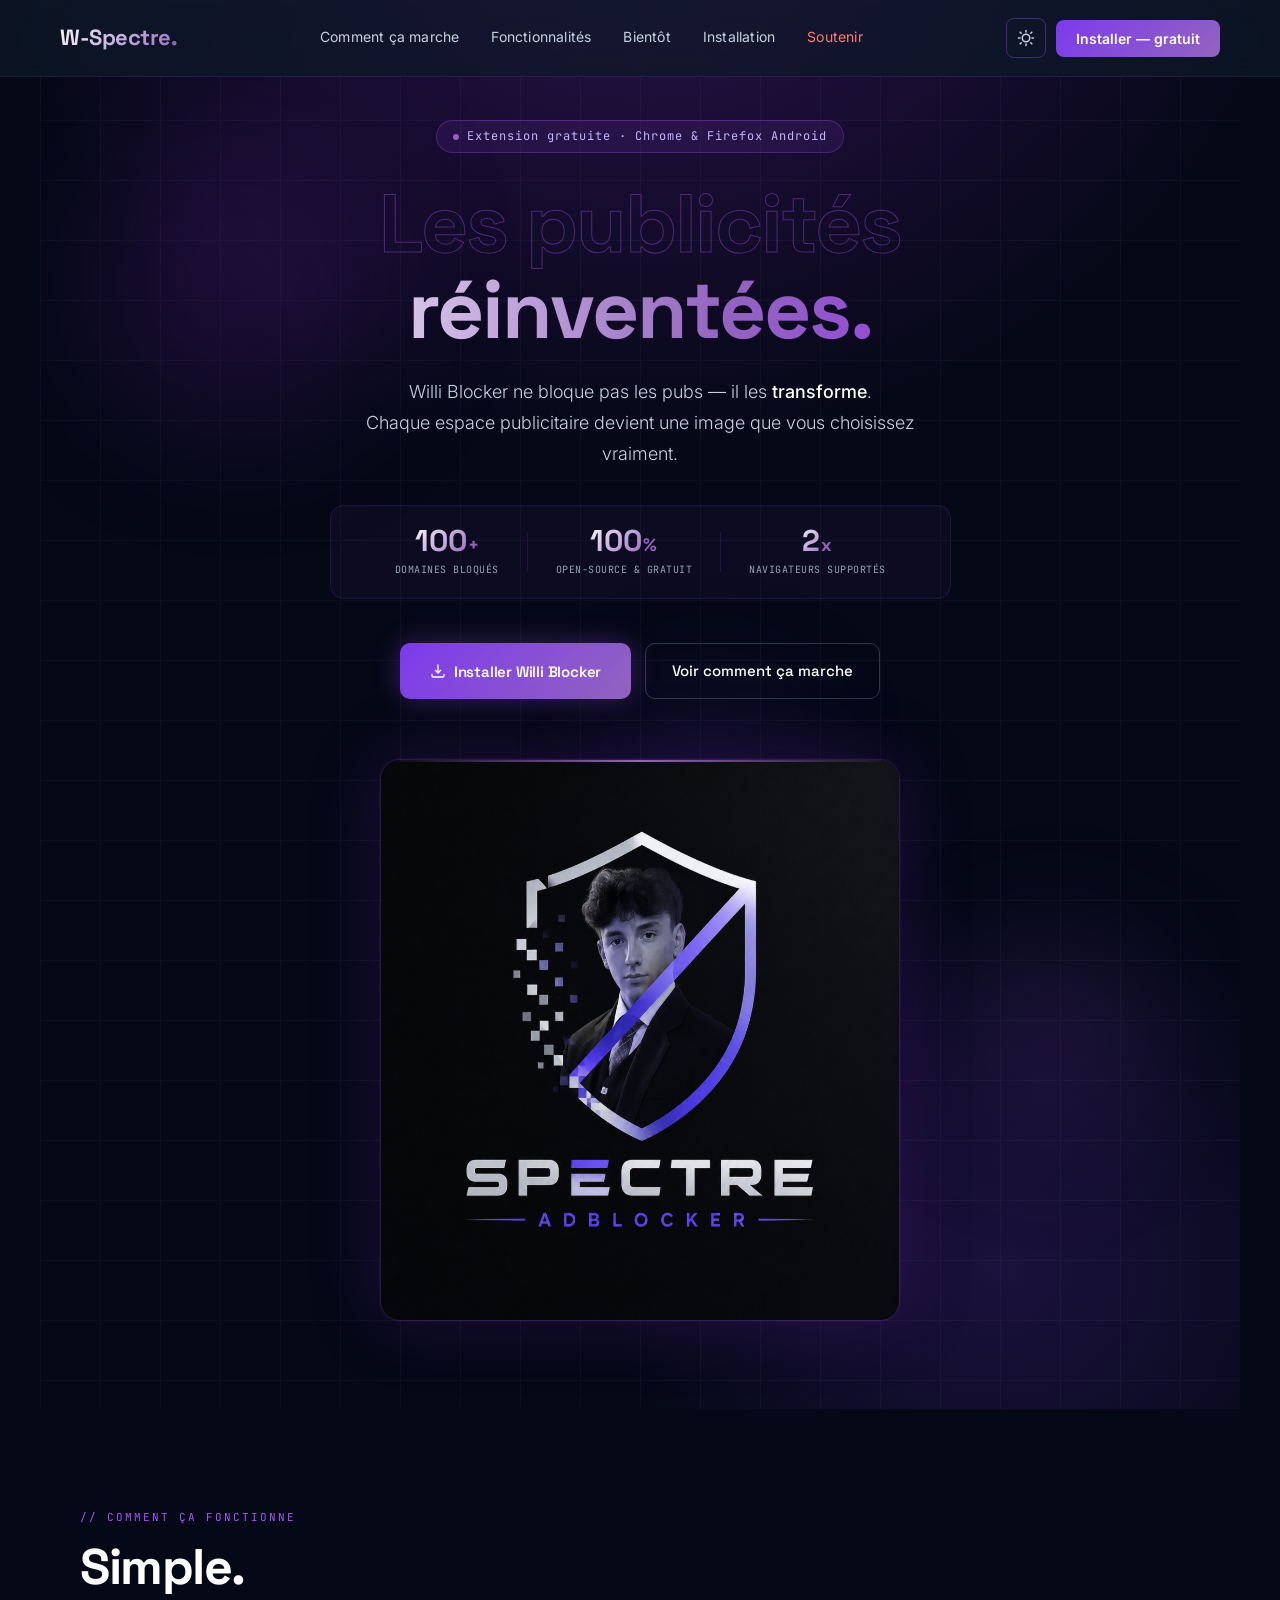
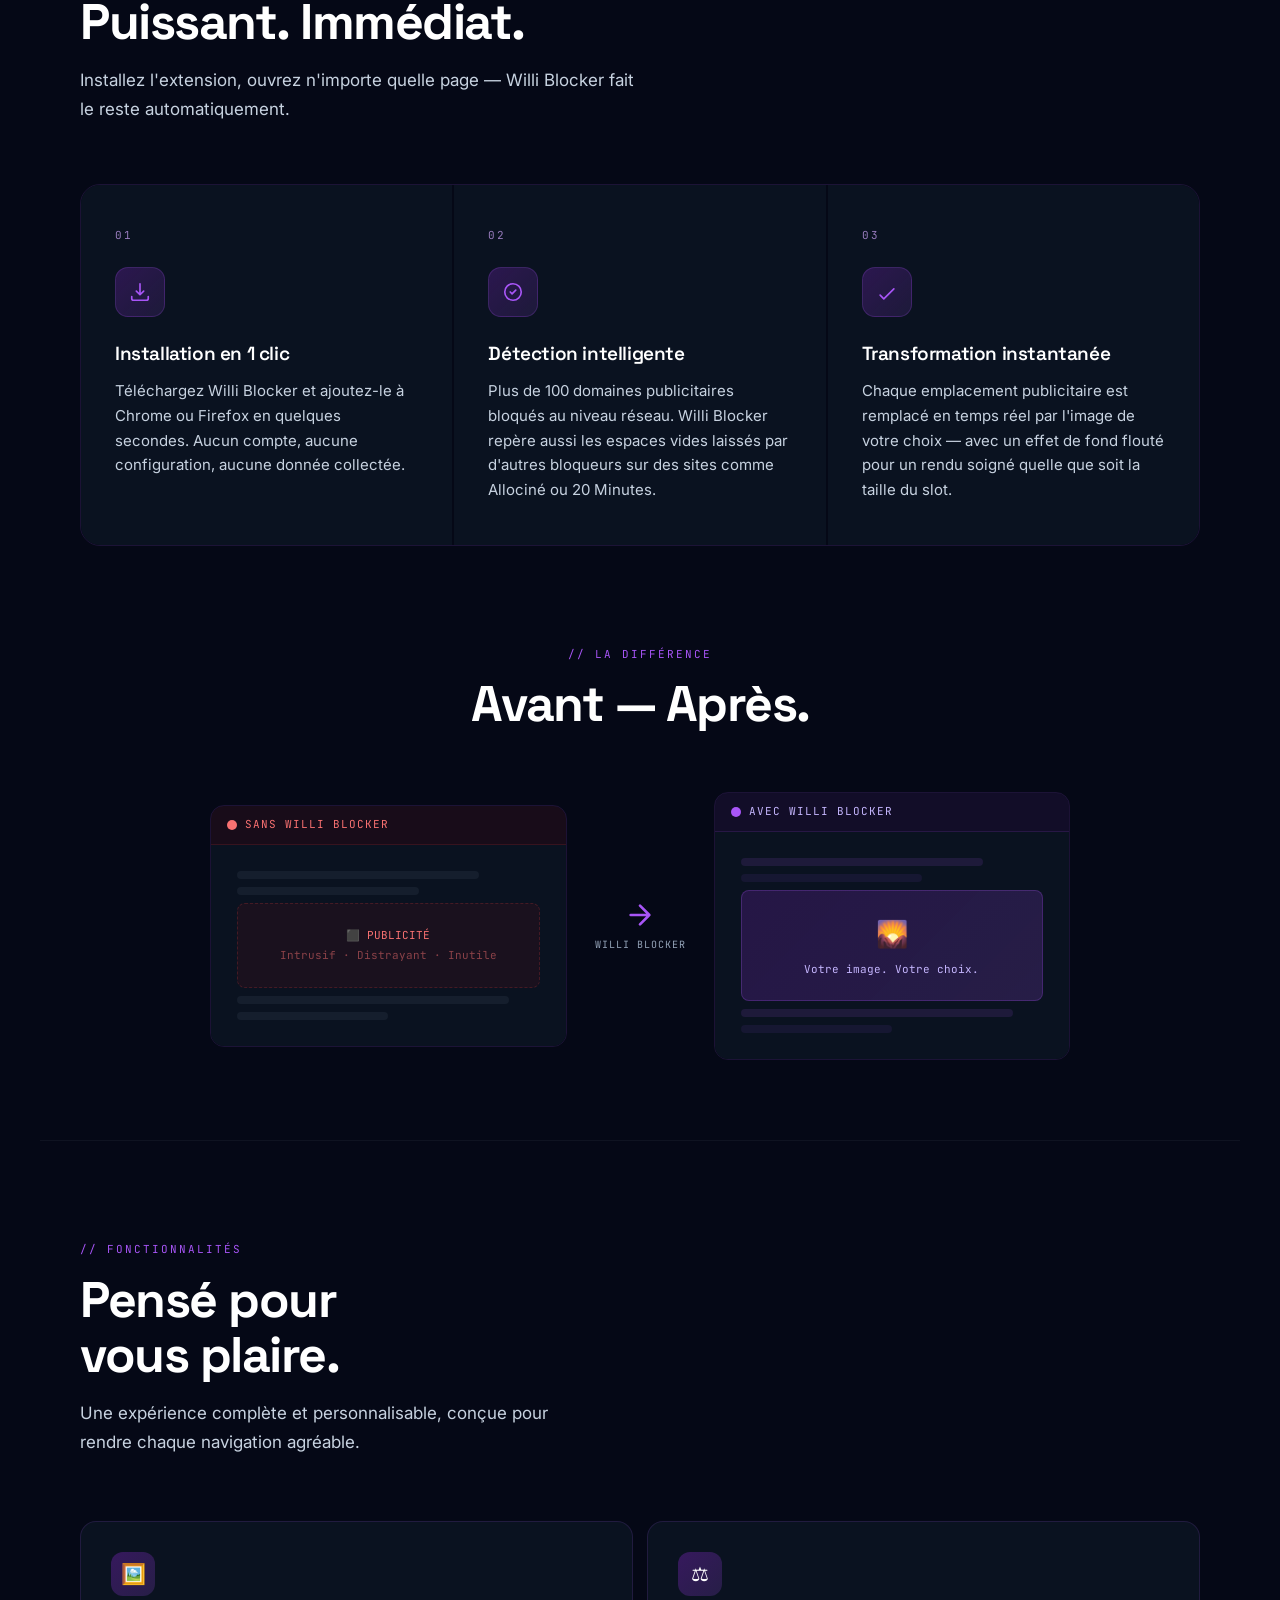
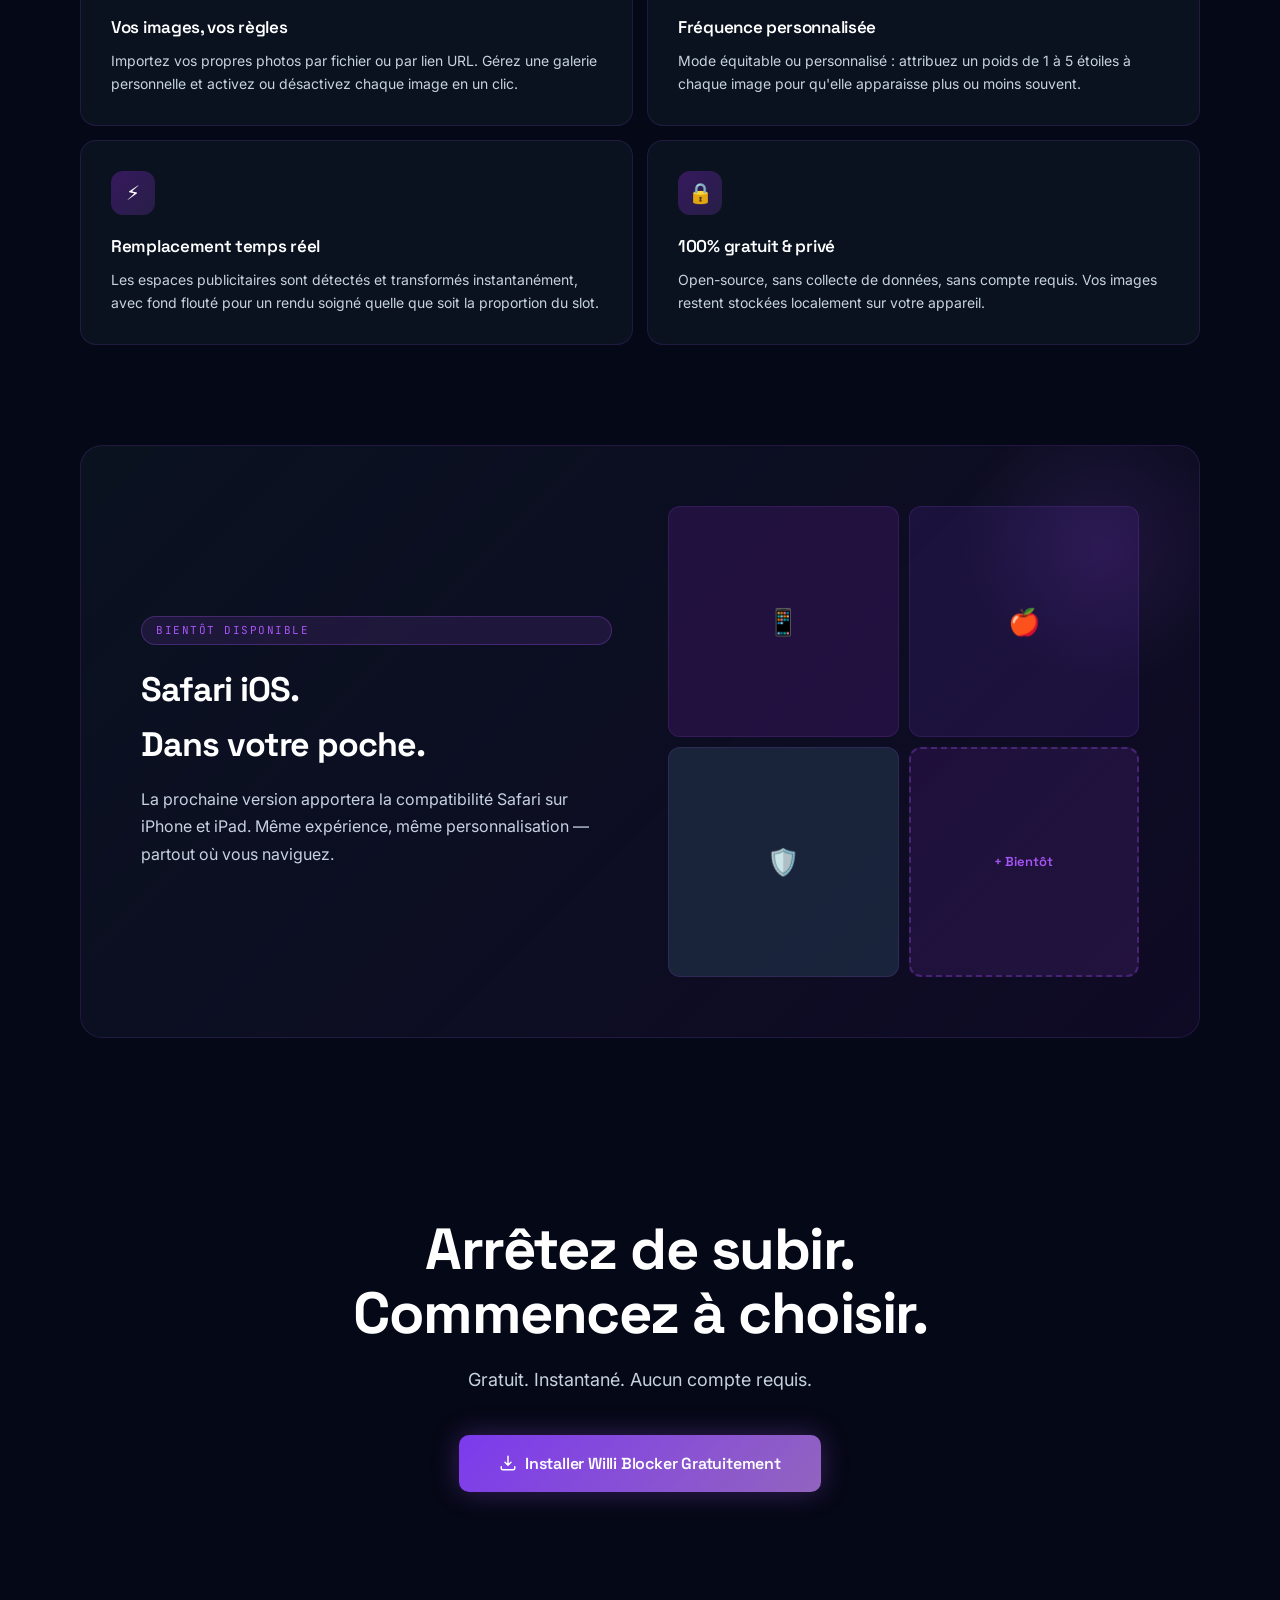
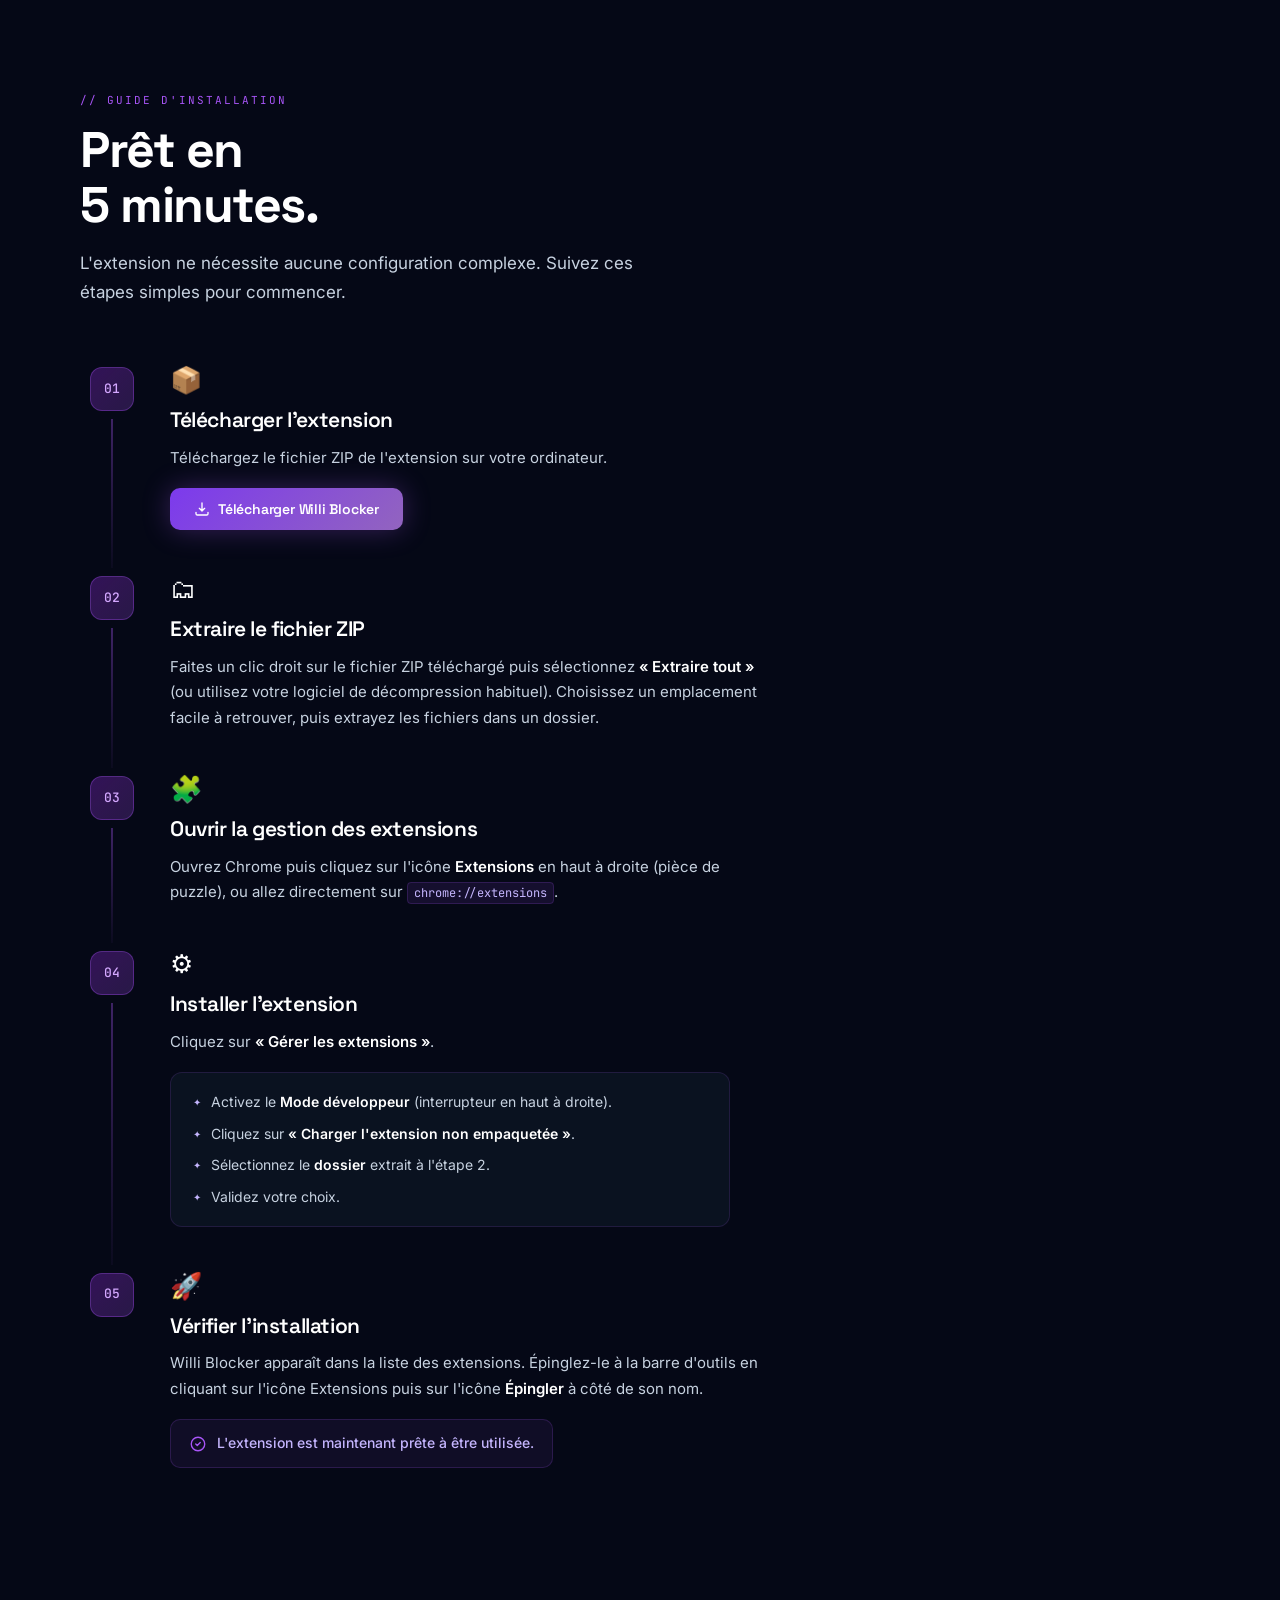
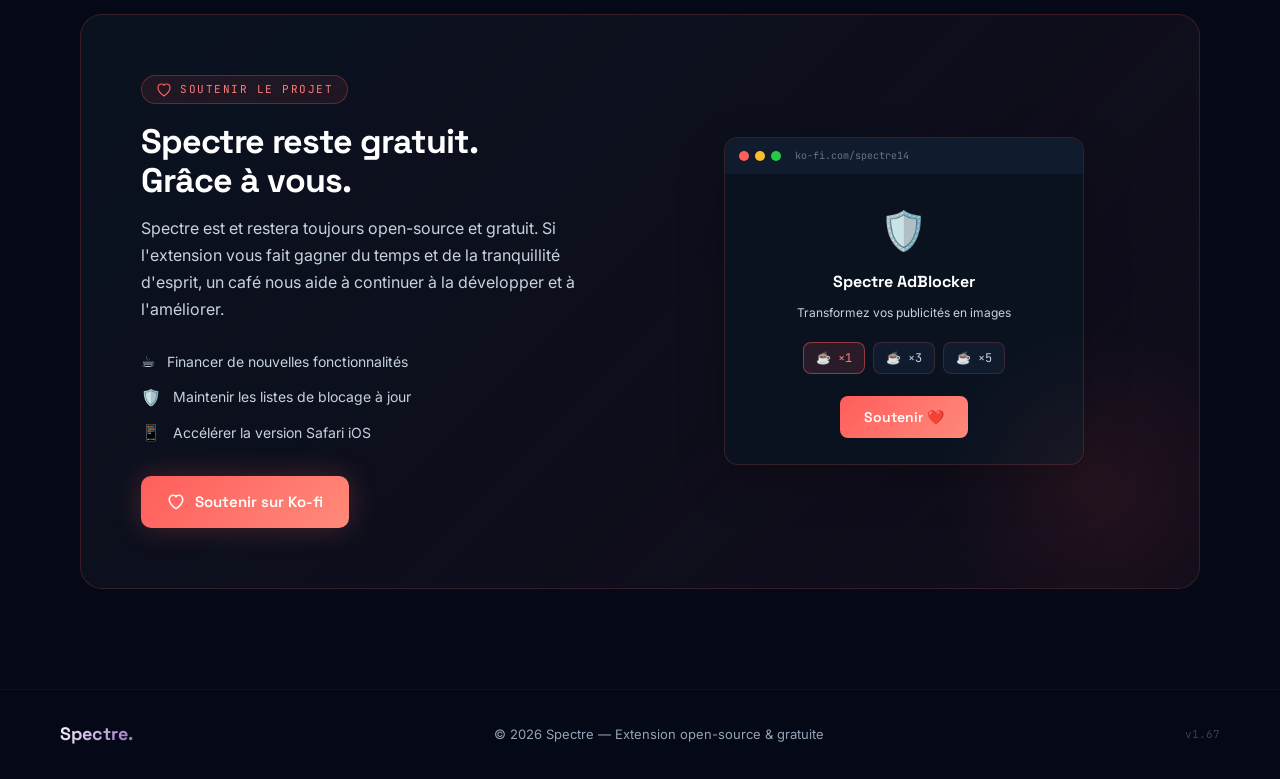
<file: Site Ad Block/index.html>
<!DOCTYPE html>
<html lang="fr">
<head>
  <meta charset="UTF-8" />
  <meta name="viewport" content="width=device-width, initial-scale=1.0" />
  <title>Willi Blocker — Transformez vos publicités</title>
  <meta name="description" content="Willi Blocker ne bloque pas les pubs — il les transforme. Chaque espace publicitaire devient une image que vous avez vraiment envie de voir." />

  <!-- Preconnect pour les polices -->
  <link rel="preconnect" href="https://fonts.googleapis.com" />
  <link rel="preconnect" href="https://fonts.gstatic.com" crossorigin />
  <link href="https://fonts.googleapis.com/css2?family=Space+Grotesk:wght@300;400;500;600;700&family=Inter:wght@300;400;500&family=JetBrains+Mono:wght@400;500&display=swap" rel="stylesheet" />

  <link rel="icon" href="logo_adblock.png" />
  <link rel="stylesheet" href="style.css" />

  <!-- Bloc de thème inline pour éviter le flash -->
  <script>
    (function(){
      var t = localStorage.getItem('spectre-theme');
      if(t === 'light') document.documentElement.setAttribute('data-theme','light');
    })();
  </script>
</head>
<body>

  <!-- NAV -->
  <nav id="nav" role="navigation" aria-label="Navigation principale">
    <a href="#hero" class="nav-logo" aria-label="Accueil W-Spectre">W-Spectre<span aria-hidden="true">.</span></a>
    <button class="nav-burger" id="navBurger" aria-label="Ouvrir le menu de navigation" aria-expanded="false" aria-controls="navMenu">
      <span></span><span></span><span></span>
    </button>
    <div class="nav-links" id="navMenu" role="list">
      <a href="#how" role="listitem">Comment ça marche</a>
      <a href="#features" role="listitem">Fonctionnalités</a>
      <a href="#upcoming" role="listitem">Bientôt</a>
      <a href="#installation" role="listitem">Installation</a>
      <a href="#support" role="listitem" class="nav-link-support">Soutenir</a>
    </div>
    <div class="nav-right">
      <button id="themeBtn" aria-label="Basculer le thème clair/sombre" aria-pressed="false">
        <svg class="icon-sun" width="18" height="18" viewBox="0 0 24 24" fill="none" aria-hidden="true"><circle cx="12" cy="12" r="5" stroke="currentColor" stroke-width="2"/><path d="M12 2v2M12 20v2M4.22 4.22l1.42 1.42M18.36 18.36l1.42 1.42M2 12h2M20 12h2M4.22 19.78l1.42-1.42M18.36 5.64l1.42-1.42" stroke="currentColor" stroke-width="2" stroke-linecap="round"/></svg>
        <svg class="icon-moon" width="18" height="18" viewBox="0 0 24 24" fill="none" aria-hidden="true"><path d="M21 12.79A9 9 0 1111.21 3 7 7 0 0021 12.79z" stroke="currentColor" stroke-width="2" stroke-linecap="round" stroke-linejoin="round"/></svg>
      </button>
      <button class="nav-cta" onclick="window.open('https://raw.githubusercontent.com/nathanboyer101/Spectre/main/Site%20Ad%20Block/ZIPs/Chrome%20Ad%20Block.zip','_blank')" aria-label="Installer Willi Blocker gratuitement">Installer — gratuit</button>
    </div>
  </nav>

  <!-- HERO -->
  <section id="hero" aria-labelledby="hero-heading">
    <div class="hero-bg" aria-hidden="true"></div>
    <div class="hero-grid" aria-hidden="true"></div>
    <div class="orb orb-1" aria-hidden="true"></div>
    <div class="orb orb-2" aria-hidden="true"></div>
    <div class="orb orb-3" aria-hidden="true"></div>

    <div class="hero-content">
      <div class="hero-badge" role="note">
        <span class="badge-dot" aria-hidden="true"></span>
        Extension gratuite &middot; Chrome &amp; Firefox Android
      </div>

      <h1 class="hero-title" id="hero-heading">
        <span class="line-ghost">Les publicités</span>
        <span class="line-bright">réinventées.</span>
      </h1>

      <p class="hero-sub">
        Willi Blocker ne bloque pas les pubs&nbsp;&mdash;&nbsp;il les <strong>transforme</strong>.<br/>
        Chaque espace publicitaire devient une image que vous choisissez vraiment.
      </p>

      <div class="hero-stats" id="hero-stats" role="list" aria-label="Statistiques clés">
        <div class="stat-item" role="listitem">
          <p class="stat-value"><span class="stat-num" data-target="100">0</span><span class="stat-unit" aria-hidden="true">+</span></p>
          <p class="stat-label">domaines bloqués</p>
        </div>
        <div class="stat-divider" aria-hidden="true"></div>
        <div class="stat-item" role="listitem">
          <p class="stat-value"><span class="stat-num" data-target="100">0</span><span class="stat-unit" aria-hidden="true">%</span></p>
          <p class="stat-label">open-source &amp; gratuit</p>
        </div>
        <div class="stat-divider" aria-hidden="true"></div>
        <div class="stat-item" role="listitem">
          <p class="stat-value"><span class="stat-num" data-target="2">0</span><span class="stat-unit" aria-hidden="true">x</span></p>
          <p class="stat-label">navigateurs supportés</p>
        </div>
      </div>

      <div class="hero-actions">
        <button class="btn-primary" onclick="window.open('https://raw.githubusercontent.com/nathanboyer101/Spectre/main/Site%20Ad%20Block/ZIPs/Chrome%20Ad%20Block.zip','_blank')" aria-label="Télécharger et installer Willi Blocker gratuitement">
          <svg width="16" height="16" fill="none" viewBox="0 0 24 24" aria-hidden="true"><path d="M12 3v12M8 11l4 4 4-4M3 17v2a2 2 0 002 2h14a2 2 0 002-2v-2" stroke="currentColor" stroke-width="2" stroke-linecap="round" stroke-linejoin="round"/></svg>
          Installer Willi Blocker
        </button>
        <a href="#how" class="btn-ghost">Voir comment ça marche</a>
      </div>

      <div class="hero-visual" aria-label="Logo Willi Blocker">
        <div class="scan-line" aria-hidden="true"></div>
        <img src="logo_adblock.png" alt="Logo Willi Blocker : buste de William derrière un bouclier transparent avec l'inscription Spectre ADBLOCKER" width="560" height="560" loading="eager" decoding="async" style="width:100%;display:block;border-radius:18px;" />
      </div>
    </div>
  </section>

  <!-- HOW IT WORKS -->
  <section id="how" aria-labelledby="how-heading">
    <div class="reveal">
      <div class="section-label" aria-hidden="true">// Comment ça fonctionne</div>
      <h2 class="section-title" id="how-heading">Simple.<br/>Puissant. Immédiat.</h2>
      <p class="section-sub">Installez l'extension, ouvrez n'importe quelle page — Willi Blocker fait le reste automatiquement.</p>
    </div>

    <div class="steps-row reveal" role="list">
      <div class="step" role="listitem">
        <div class="step-num" aria-hidden="true">01</div>
        <div class="step-icon" aria-hidden="true">
          <svg width="22" height="22" fill="none" viewBox="0 0 24 24"><path d="M12 3v12M8 11l4 4 4-4M3 17v2a2 2 0 002 2h14a2 2 0 002-2v-2" stroke="#A855F7" stroke-width="1.8" stroke-linecap="round" stroke-linejoin="round"/></svg>
        </div>
        <h3>Installation en 1 clic</h3>
        <p>Téléchargez Willi Blocker et ajoutez-le à Chrome ou Firefox en quelques secondes. Aucun compte, aucune configuration, aucune donnée collectée.</p>
      </div>
      <div class="step" role="listitem">
        <div class="step-num" aria-hidden="true">02</div>
        <div class="step-icon" aria-hidden="true">
          <svg width="22" height="22" fill="none" viewBox="0 0 24 24"><path d="M9 12l2 2 4-4M21 12a9 9 0 11-18 0 9 9 0 0118 0z" stroke="#A855F7" stroke-width="1.8" stroke-linecap="round" stroke-linejoin="round"/></svg>
        </div>
        <h3>Détection intelligente</h3>
        <p>Plus de 100 domaines publicitaires bloqués au niveau réseau. Willi Blocker repère aussi les espaces vides laissés par d'autres bloqueurs sur des sites comme Allociné ou 20 Minutes.</p>
      </div>
      <div class="step" role="listitem">
        <div class="step-num" aria-hidden="true">03</div>
        <div class="step-icon" aria-hidden="true">
          <svg width="22" height="22" fill="none" viewBox="0 0 24 24"><path d="M4.5 15.5l4 4 11-11" stroke="#A855F7" stroke-width="1.8" stroke-linecap="round" stroke-linejoin="round"/></svg>
        </div>
        <h3>Transformation instantanée</h3>
        <p>Chaque emplacement publicitaire est remplacé en temps réel par l'image de votre choix — avec un effet de fond flouté pour un rendu soigné quelle que soit la taille du slot.</p>
      </div>
    </div>
  </section>

  <!-- DEMO TRANSFORM -->
  <div id="demo-section" aria-labelledby="demo-heading">
    <div class="reveal" style="text-align:center">
      <div class="section-label" aria-hidden="true">// La différence</div>
      <h2 class="section-title" id="demo-heading">Avant — Après.</h2>
    </div>

    <div class="transform-demo reveal" role="img" aria-label="Comparaison visuelle : sans Willi Blocker, des publicités intrusives ; avec Willi Blocker, vos images personnelles à la place">
      <div class="demo-card">
        <div class="demo-label bad" aria-hidden="true">
          <svg width="10" height="10" viewBox="0 0 10 10"><circle cx="5" cy="5" r="5" fill="#F87171"/></svg>
          SANS WILLI BLOCKER
        </div>
        <div class="demo-body-bad" aria-hidden="true">
          <div class="page-line" style="width:80%"></div>
          <div class="page-line" style="width:60%"></div>
          <div class="ad-placeholder">⬛ PUBLICITÉ<br/><span>Intrusif &middot; Distrayant &middot; Inutile</span></div>
          <div class="page-line" style="width:90%"></div>
          <div class="page-line" style="width:50%"></div>
        </div>
      </div>

      <div class="arrow-transform" aria-hidden="true">
        <svg width="32" height="32" fill="none" viewBox="0 0 24 24"><path d="M5 12h14M12 5l7 7-7 7" stroke="#A855F7" stroke-width="2" stroke-linecap="round" stroke-linejoin="round"/></svg>
        <span class="arrow-label">WILLI BLOCKER</span>
      </div>

      <div class="demo-card">
        <div class="demo-label good" aria-hidden="true">
          <svg width="10" height="10" viewBox="0 0 10 10"><circle cx="5" cy="5" r="5" fill="#A855F7"/></svg>
          AVEC WILLI BLOCKER
        </div>
        <div class="demo-body-good" aria-hidden="true">
          <div class="page-line" style="width:80%;background:rgba(168,85,247,.12)"></div>
          <div class="page-line" style="width:60%;background:rgba(168,85,247,.08)"></div>
          <div class="spectre-fill">
            <div class="spectre-fill-icon">🌄</div>
            Votre image. Votre choix.
          </div>
          <div class="page-line" style="width:90%;background:rgba(168,85,247,.12)"></div>
          <div class="page-line" style="width:50%;background:rgba(168,85,247,.08)"></div>
        </div>
      </div>
    </div>
  </div>

  <!-- FEATURES -->
  <section id="features" aria-labelledby="features-heading">
    <div class="features-header reveal">
      <div>
        <div class="section-label" aria-hidden="true">// Fonctionnalités</div>
        <h2 class="section-title" id="features-heading">Pensé pour<br/>vous plaire.</h2>
        <p class="section-sub">Une expérience complète et personnalisable, conçue pour rendre chaque navigation agréable.</p>
      </div>
    </div>

    <div class="feat-grid reveal">
      <div class="feat-card">
        <div class="feat-icon" aria-hidden="true">🖼️</div>
        <h3>Vos images, vos règles</h3>
        <p>Importez vos propres photos par fichier ou par lien URL. Gérez une galerie personnelle et activez ou désactivez chaque image en un clic.</p>
      </div>
      <div class="feat-card">
        <div class="feat-icon" aria-hidden="true">⚖️</div>
        <h3>Fréquence personnalisée</h3>
        <p>Mode équitable ou personnalisé : attribuez un poids de 1 à 5 étoiles à chaque image pour qu'elle apparaisse plus ou moins souvent.</p>
      </div>
      <div class="feat-card">
        <div class="feat-icon" aria-hidden="true">⚡</div>
        <h3>Remplacement temps réel</h3>
        <p>Les espaces publicitaires sont détectés et transformés instantanément, avec fond flouté pour un rendu soigné quelle que soit la proportion du slot.</p>
      </div>
      <div class="feat-card">
        <div class="feat-icon" aria-hidden="true">🔒</div>
        <h3>100% gratuit &amp; privé</h3>
        <p>Open-source, sans collecte de données, sans compte requis. Vos images restent stockées localement sur votre appareil.</p>
      </div>
    </div>
  </section>

  <!-- UPCOMING -->
  <div id="upcoming" aria-labelledby="upcoming-heading">
    <div class="upcoming-card reveal">
      <div class="upcoming-text">
        <span class="tag-coming">BIENTÔT DISPONIBLE</span>
        <h2 id="upcoming-heading">Safari iOS.<br/>Dans votre poche.</h2>
        <p>La prochaine version apportera la compatibilité Safari sur iPhone et iPad. Même expérience, même personnalisation — partout où vous naviguez.</p>
      </div>
      <div class="mock-gallery" aria-hidden="true">
        <div class="mock-thumb">📱</div>
        <div class="mock-thumb">🍎</div>
        <div class="mock-thumb">🛡️</div>
        <div class="mock-thumb add-thumb">+ Bientôt</div>
      </div>
    </div>
  </div>

  <!-- CTA FINAL -->
  <div id="cta-final" class="reveal" aria-labelledby="cta-heading">
    <h2 id="cta-heading">Arrêtez de subir.<br/>Commencez à choisir.</h2>
    <p>Gratuit. Instantané. Aucun compte requis.</p>
    <button class="btn-primary btn-large" onclick="window.open('https://raw.githubusercontent.com/nathanboyer101/Spectre/main/Site%20Ad%20Block/ZIPs/Chrome%20Ad%20Block.zip','_blank')" aria-label="Installer Willi Blocker gratuitement">
      <svg width="18" height="18" fill="none" viewBox="0 0 24 24" aria-hidden="true"><path d="M12 3v12M8 11l4 4 4-4M3 17v2a2 2 0 002 2h14a2 2 0 002-2v-2" stroke="currentColor" stroke-width="2" stroke-linecap="round" stroke-linejoin="round"/></svg>
      Installer Willi Blocker Gratuitement
    </button>
  </div>

  <!-- INSTALLATION -->
  <section id="installation" aria-labelledby="install-heading">
    <div class="reveal">
      <div class="section-label" aria-hidden="true">// Guide d'installation</div>
      <h2 class="section-title" id="install-heading">Prêt en<br/>5 minutes.</h2>
      <p class="section-sub">L'extension ne nécessite aucune configuration complexe. Suivez ces étapes simples pour commencer.</p>
    </div>

    <ol class="install-steps reveal" aria-label="Étapes d'installation">
      <li class="install-step">
        <div class="install-marker" aria-hidden="true">
          <div class="install-num">01</div>
          <div class="install-line"></div>
        </div>
        <div class="install-content">
          <div class="install-icon" aria-hidden="true">📦</div>
          <h3>Télécharger l'extension</h3>
          <p>Téléchargez le fichier ZIP de l'extension sur votre ordinateur.</p>
          <button class="btn-primary" style="margin-top:18px;font-size:14px;padding:12px 24px;" onclick="window.open('https://raw.githubusercontent.com/nathanboyer101/Spectre/main/Site%20Ad%20Block/ZIPs/Chrome%20Ad%20Block.zip','_blank')" aria-label="Télécharger Willi Blocker — fichier ZIP">
            <svg width="16" height="16" fill="none" viewBox="0 0 24 24" aria-hidden="true"><path d="M12 3v12M8 11l4 4 4-4M3 17v2a2 2 0 002 2h14a2 2 0 002-2v-2" stroke="#fff" stroke-width="2" stroke-linecap="round" stroke-linejoin="round"/></svg>
            Télécharger Willi Blocker
          </button>
        </div>
      </li>

      <li class="install-step">
        <div class="install-marker" aria-hidden="true">
          <div class="install-num">02</div>
          <div class="install-line"></div>
        </div>
        <div class="install-content">
          <div class="install-icon" aria-hidden="true">🗂</div>
          <h3>Extraire le fichier ZIP</h3>
          <p>Faites un clic droit sur le fichier ZIP téléchargé puis sélectionnez <strong>« Extraire tout »</strong> (ou utilisez votre logiciel de décompression habituel). Choisissez un emplacement facile à retrouver, puis extrayez les fichiers dans un dossier.</p>
        </div>
      </li>

      <li class="install-step">
        <div class="install-marker" aria-hidden="true">
          <div class="install-num">03</div>
          <div class="install-line"></div>
        </div>
        <div class="install-content">
          <div class="install-icon" aria-hidden="true">🧩</div>
          <h3>Ouvrir la gestion des extensions</h3>
          <p>Ouvrez Chrome puis cliquez sur l'icône <strong>Extensions</strong> en haut à droite (pièce de puzzle), ou allez directement sur <code>chrome://extensions</code>.</p>
        </div>
      </li>

      <li class="install-step">
        <div class="install-marker" aria-hidden="true">
          <div class="install-num">04</div>
          <div class="install-line"></div>
        </div>
        <div class="install-content">
          <div class="install-icon" aria-hidden="true">⚙️</div>
          <h3>Installer l'extension</h3>
          <p>Cliquez sur <strong>« Gérer les extensions »</strong>.</p>
          <ul class="install-checklist" aria-label="Étapes de configuration">
            <li class="install-check">
              <span class="check-icon" aria-hidden="true">✦</span>
              <span>Activez le <strong>Mode développeur</strong> (interrupteur en haut à droite).</span>
            </li>
            <li class="install-check">
              <span class="check-icon" aria-hidden="true">✦</span>
              <span>Cliquez sur <strong>« Charger l'extension non empaquetée »</strong>.</span>
            </li>
            <li class="install-check">
              <span class="check-icon" aria-hidden="true">✦</span>
              <span>Sélectionnez le <strong>dossier</strong> extrait à l'étape 2.</span>
            </li>
            <li class="install-check">
              <span class="check-icon" aria-hidden="true">✦</span>
              <span>Validez votre choix.</span>
            </li>
          </ul>
        </div>
      </li>

      <li class="install-step install-step-last">
        <div class="install-marker" aria-hidden="true">
          <div class="install-num">05</div>
          <div class="install-line install-line-hidden"></div>
        </div>
        <div class="install-content">
          <div class="install-icon" aria-hidden="true">🚀</div>
          <h3>Vérifier l'installation</h3>
          <p>Willi Blocker apparaît dans la liste des extensions. Épinglez-le à la barre d'outils en cliquant sur l'icône Extensions puis sur l'icône <strong>Épingler</strong> à côté de son nom.</p>
          <div class="install-success" role="status">
            <svg width="18" height="18" fill="none" viewBox="0 0 24 24" aria-hidden="true"><path d="M9 12l2 2 4-4M21 12a9 9 0 11-18 0 9 9 0 0118 0z" stroke="#A855F7" stroke-width="1.8" stroke-linecap="round" stroke-linejoin="round"/></svg>
            L'extension est maintenant prête à être utilisée.
          </div>
        </div>
      </li>
    </ol>
  </section>

  <!-- KO-FI DONATION SECTION -->
  <div id="support" aria-labelledby="support-heading">
    <div class="support-card reveal">
      <div class="support-left">
        <div class="support-kofi-badge" aria-hidden="true">
          <svg width="16" height="16" fill="none" viewBox="0 0 24 24"><path d="M12 21C12 21 3 14.5 3 8.5C3 5.42 5.42 3 8.5 3C10.24 3 11.79 3.85 12 5C12.21 3.85 13.76 3 15.5 3C18.58 3 21 5.42 21 8.5C21 14.5 12 21 12 21Z" stroke="#FF5E5B" stroke-width="1.8" stroke-linejoin="round"/></svg>
          SOUTENIR LE PROJET
        </div>
        <h2 id="support-heading">Spectre reste gratuit.<br/>Grâce à vous.</h2>
        <p>Spectre est et restera toujours open-source et gratuit. Si l'extension vous fait gagner du temps et de la tranquillité d'esprit, un café nous aide à continuer à la développer et à l'améliorer.</p>
        <ul class="support-perks" aria-label="Ce que votre soutien finance">
          <li class="support-perk">
            <span class="perk-icon" aria-hidden="true">☕</span>
            <span>Financer de nouvelles fonctionnalités</span>
          </li>
          <li class="support-perk">
            <span class="perk-icon" aria-hidden="true">🛡️</span>
            <span>Maintenir les listes de blocage à jour</span>
          </li>
          <li class="support-perk">
            <span class="perk-icon" aria-hidden="true">📱</span>
            <span>Accélérer la version Safari iOS</span>
          </li>
        </ul>
        <a href="https://ko-fi.com/spectre14" target="_blank" rel="noopener noreferrer" class="kofi-btn" aria-label="Soutenir Spectre sur Ko-fi (ouvre un nouvel onglet)">
          <svg width="18" height="18" fill="none" viewBox="0 0 24 24" aria-hidden="true"><path d="M12 21C12 21 3 14.5 3 8.5C3 5.42 5.42 3 8.5 3C10.24 3 11.79 3.85 12 5C12.21 3.85 13.76 3 15.5 3C18.58 3 21 5.42 21 8.5C21 14.5 12 21 12 21Z" stroke="currentColor" stroke-width="2" stroke-linejoin="round"/></svg>
          Soutenir sur Ko-fi
        </a>
      </div>
      <div class="support-right" aria-hidden="true">
        <div class="kofi-mockup">
          <div class="kofi-top">
            <span class="kofi-dot" style="background:#FF5F57"></span>
            <span class="kofi-dot" style="background:#FFBD2E"></span>
            <span class="kofi-dot" style="background:#28CA41"></span>
            <span class="kofi-url">ko-fi.com/spectre14</span>
          </div>
          <div class="kofi-body">
            <div class="kofi-avatar">🛡️</div>
            <div class="kofi-name">Spectre AdBlocker</div>
            <div class="kofi-desc">Transformez vos publicités en images</div>
            <div class="kofi-amounts">
              <button class="kofi-amount active" data-amount="1">☕ ×1</button>
              <button class="kofi-amount" data-amount="3">☕ ×3</button>
              <button class="kofi-amount" data-amount="5">☕ ×5</button>
            </div>
            <a href="https://ko-fi.com/spectre14" target="_blank" rel="noopener noreferrer" class="kofi-support-btn">Soutenir ❤️</a>
          </div>
        </div>
      </div>
    </div>
  </div>

  <!-- FOOTER -->
  <footer role="contentinfo">
    <div class="footer-logo" aria-label="Spectre">Spectre.</div>
    <p>© 2026 Spectre — Extension open-source &amp; gratuite</p>
    <p class="footer-version" aria-label="Version 1.67">v1.67</p>
  </footer>

  <script src="script.js"></script>
</body>
</html>
</file>
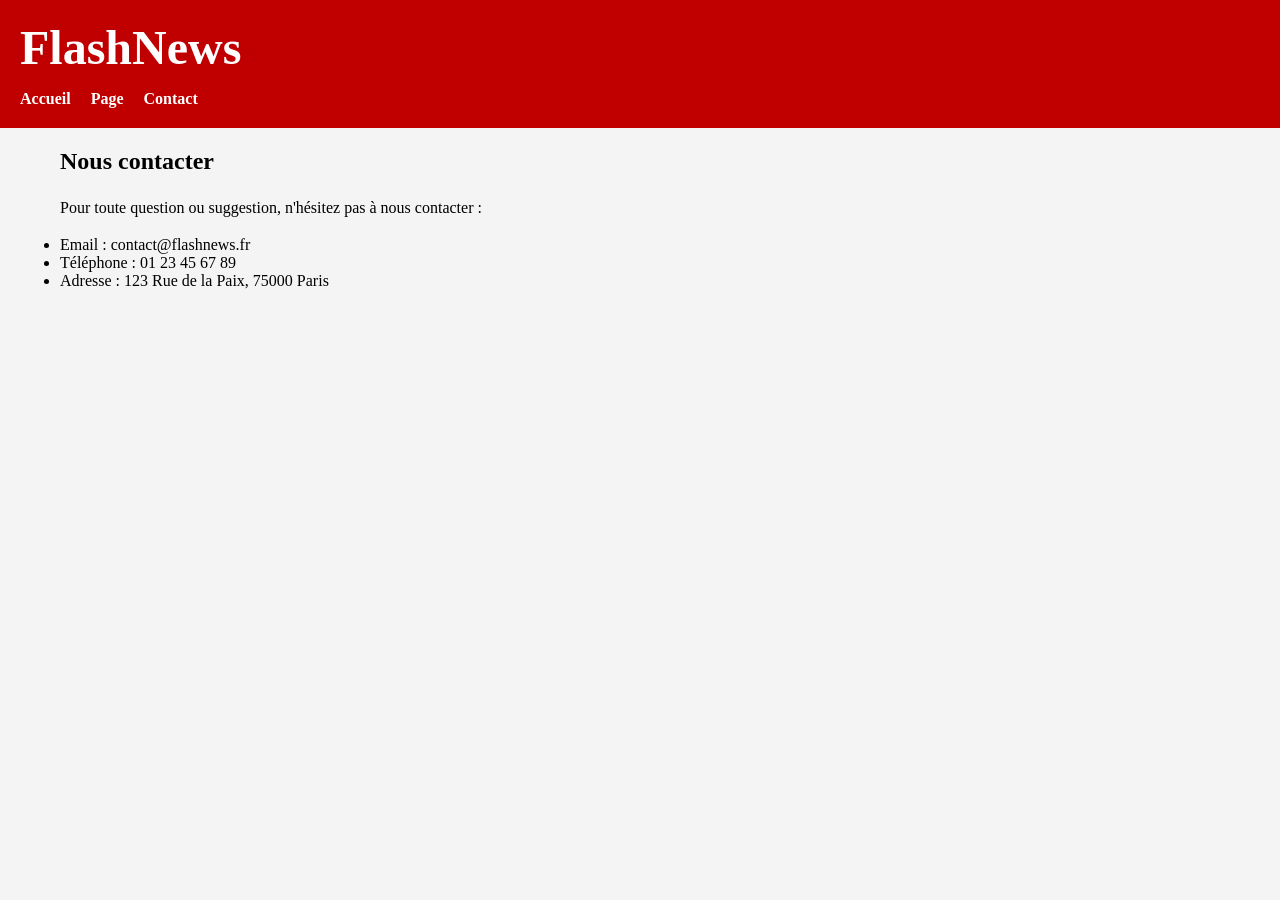
<file: contact.html>
<html lang="fr">
    <head>
        <meta charset="UTF-8">
        <meta name="viewport" content="width=device-width, initial-scale=1.0">
        <title>FlashNews</title>
        <link rel="stylesheet" href="style.css">
    </head>
    <body>
        <header>
            <h1>FlashNews</h1>
            <nav>
                <ul>
                    <li><a href="index.html">Accueil</a></li>
                    <li><a href="page.html">Page</a></li>
                    <li><a href="contact.html">Contact</a></li>
                </ul>
            </nav>
        </header>
        <main>
            <h2>Nous contacter</h2>
            <p>Pour toute question ou suggestion, n'hésitez pas à nous contacter :</p>
            <ul>
                <li>Email : contact@flashnews.fr</li>
                <li>Téléphone : 01 23 45 67 89</li>
                <li>Adresse : 123 Rue de la Paix, 75000 Paris</li>
            </ul>
        </main>
    </body>
</html>
</file>
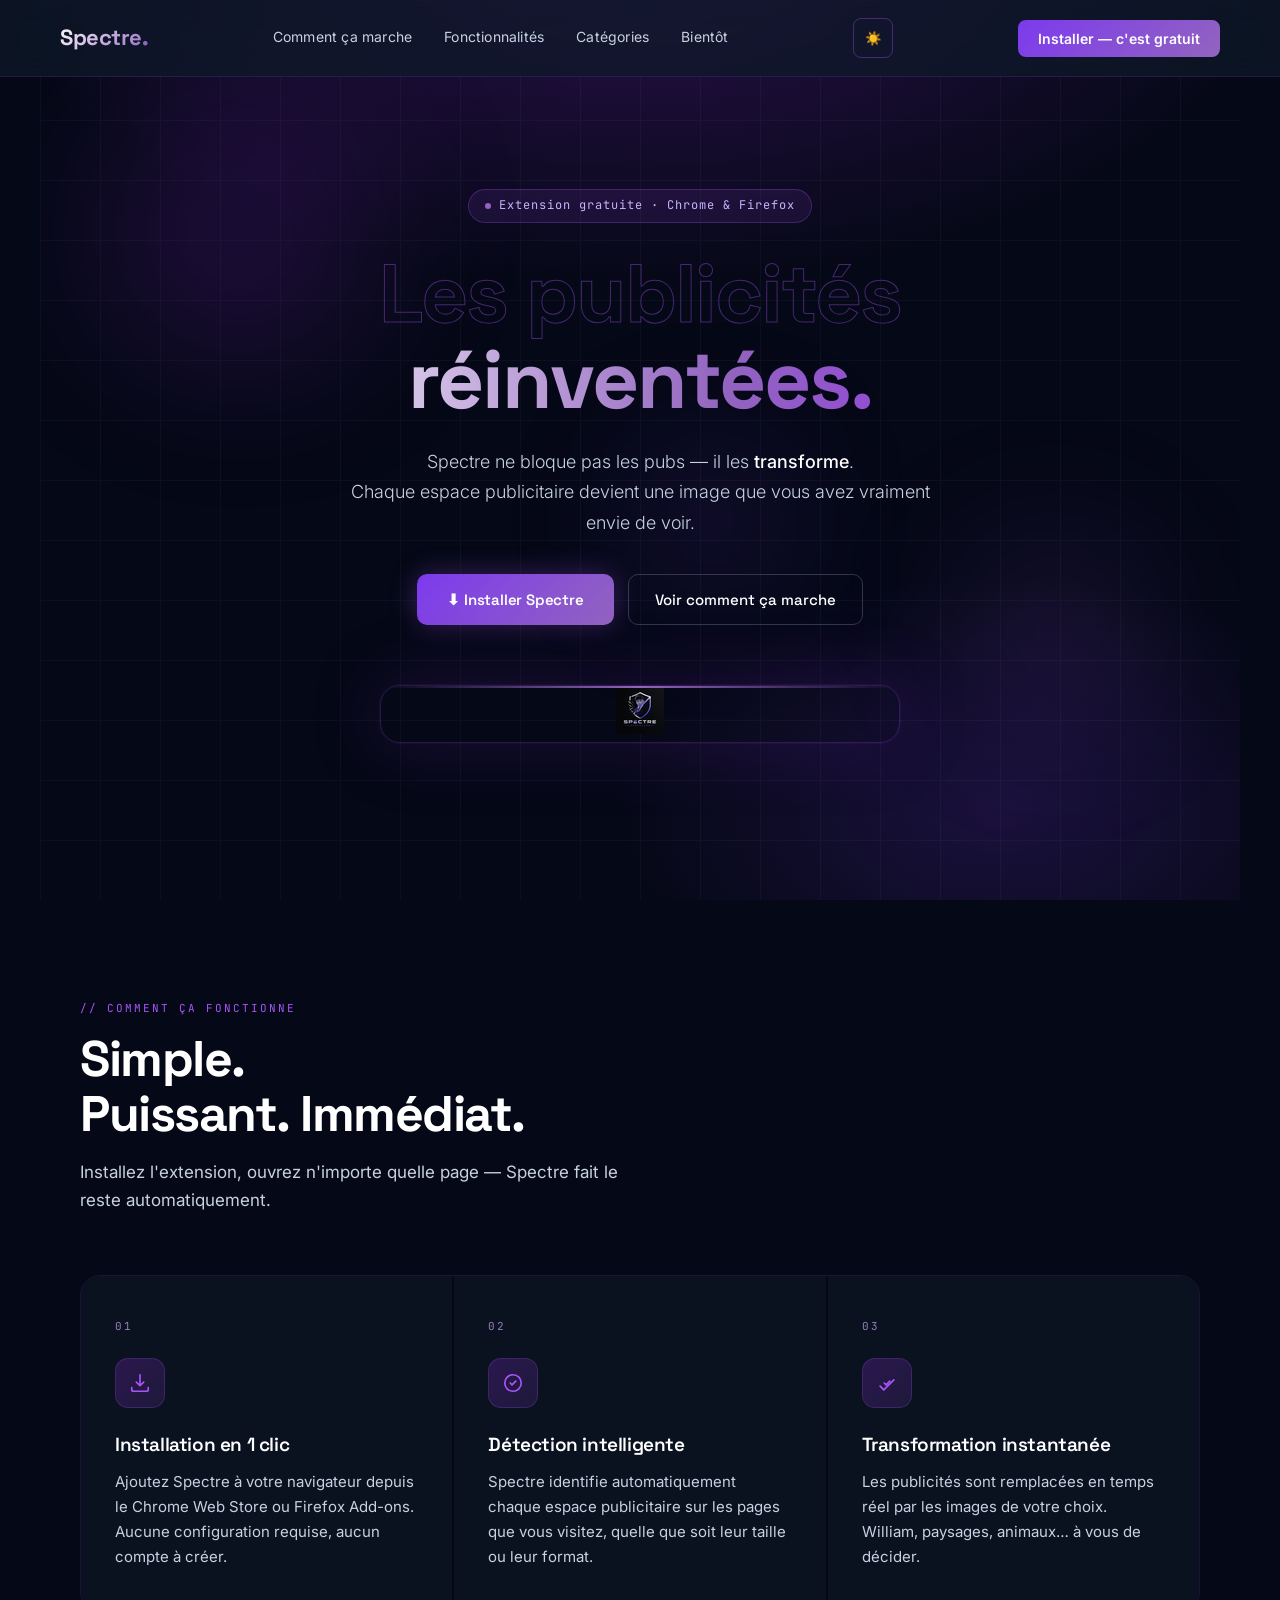
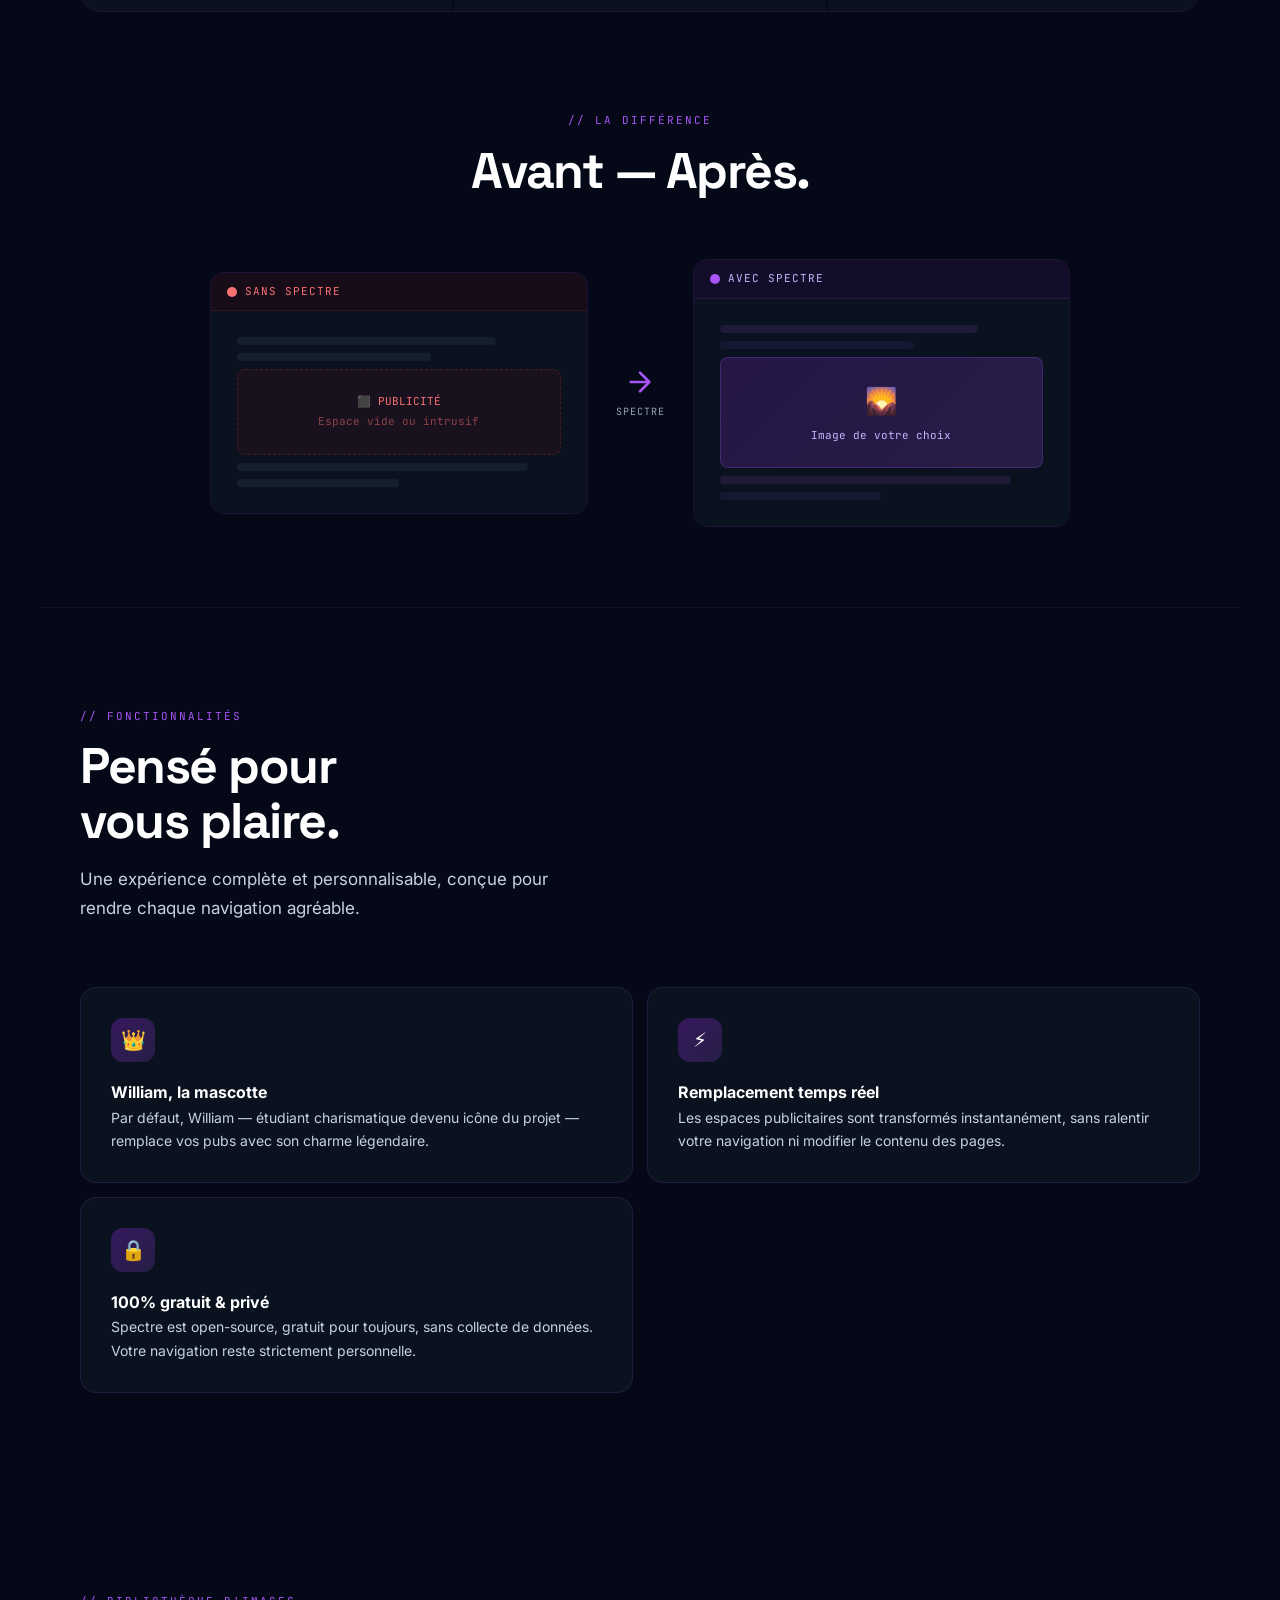
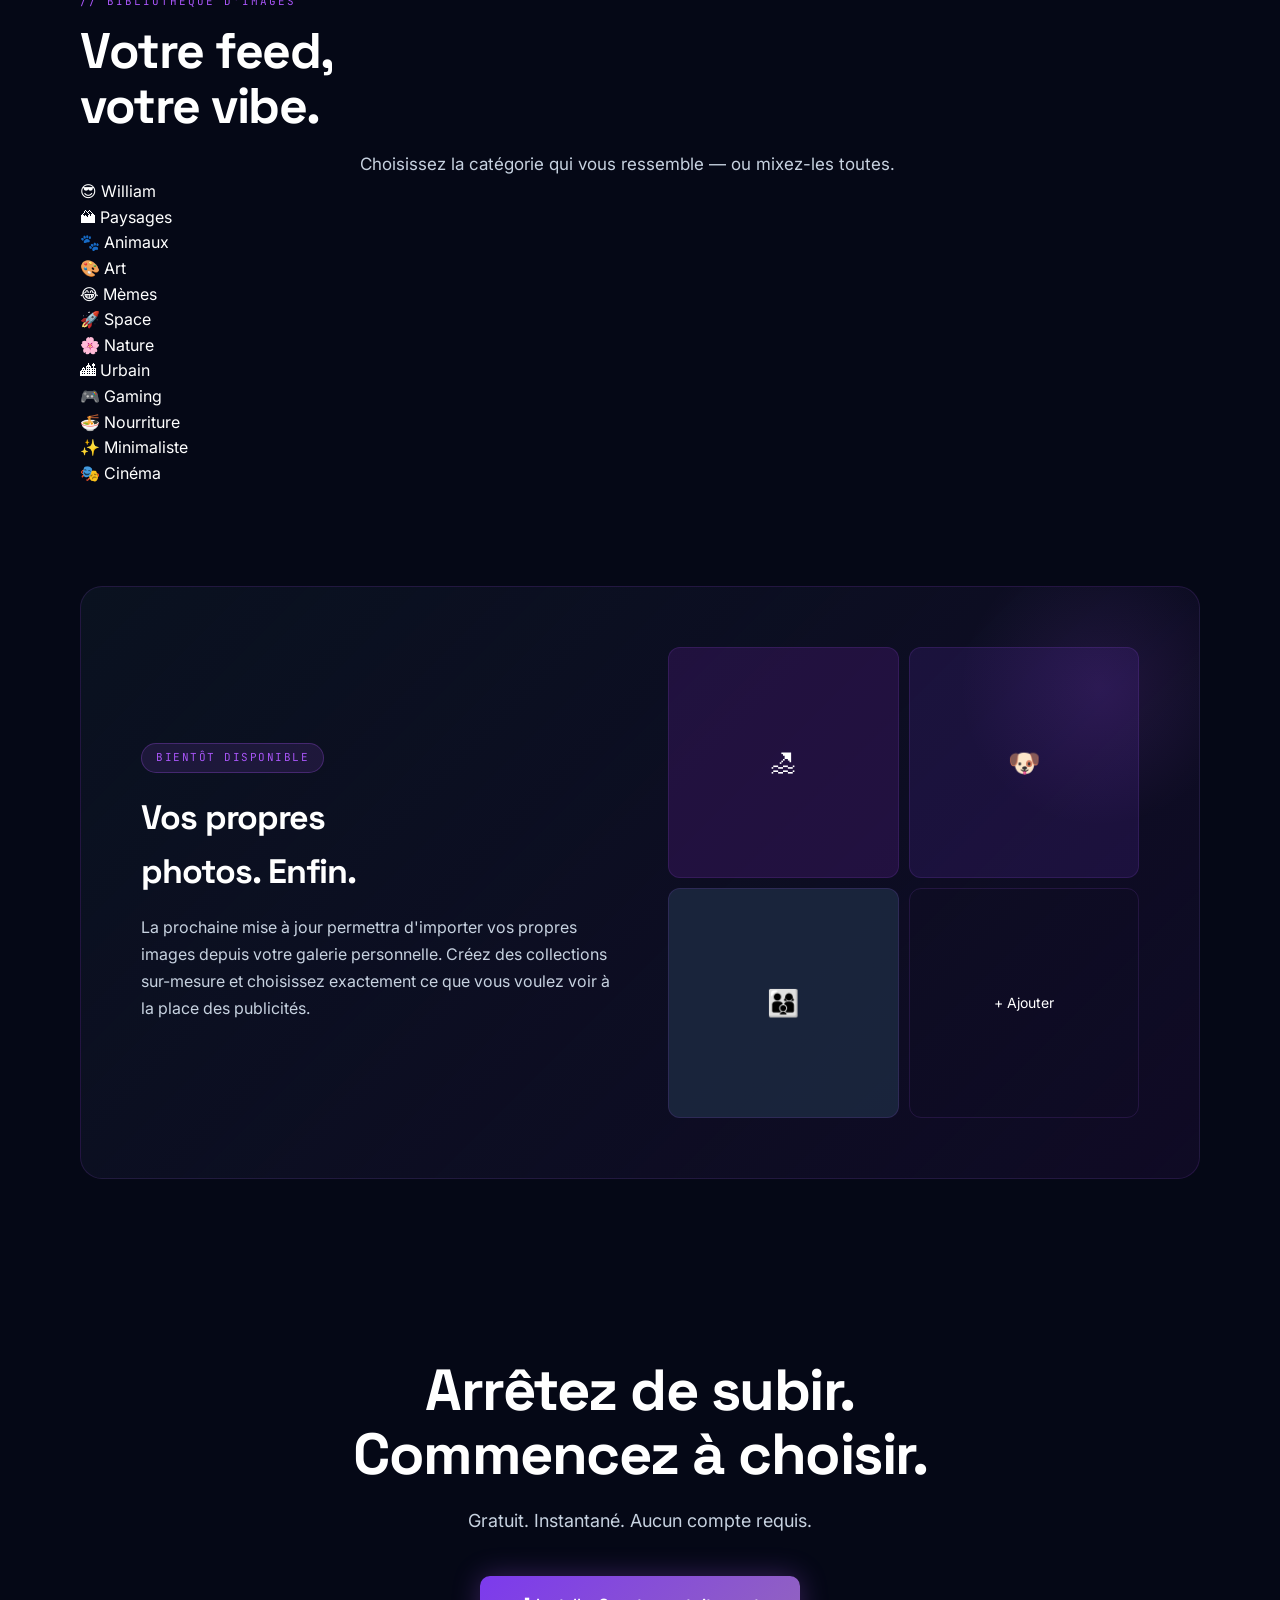
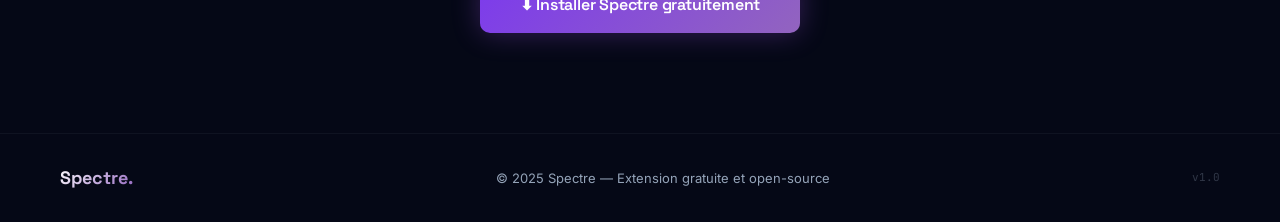
<file: Site Ad Block/spectre.html>
<!DOCTYPE html>
<html lang="fr">
<head>
  <meta charset="UTF-8" />
  <meta name="viewport" content="width=device-width, initial-scale=1.0" />
  <title>Spectre — Transformez vos publicités</title>
  <link href="https://fonts.googleapis.com/css2?family=Space+Grotesk:wght@300;400;500;600;700&family=Inter:wght@300;400;500&family=JetBrains+Mono:wght@400;500&display=swap" rel="stylesheet" />
  <link rel="stylesheet" href="style.css">
</head>
<body>

  <!-- NAV -->
  <nav>
    <div class="nav-logo">Spectre<span>.</span></div>
    <div class="nav-links">
      <a href="#how">Comment ça marche</a>
      <a href="#features">Fonctionnalités</a>
      <a href="#categories">Catégories</a>
      <a href="#upcoming">Bientôt</a>
    </div>
    <button id="themeBtn" title="Changer de thème">☀️</button><button class="nav-cta">Installer — c'est gratuit</button>
  </nav>

  <!-- HERO -->
  <section id="hero">
    <div class="hero-bg"></div>
    <div class="hero-grid"></div>
    <div class="orb orb-1"></div>
    <div class="orb orb-2"></div>
    <div class="orb orb-3"></div>

    <div class="hero-content">
      <div class="hero-badge">
        <span class="badge-dot"></span>
        Extension gratuite · Chrome &amp; Firefox
      </div>

      <h1 class="hero-title">
        <span class="line-ghost">Les publicités</span>
        <span class="line-bright">réinventées.</span>
      </h1>

      <p class="hero-sub">
        Spectre ne bloque pas les pubs — il les <strong>transforme</strong>.<br/>
        Chaque espace publicitaire devient une image que vous avez vraiment envie de voir.
      </p>

      <div class="hero-actions">
        <button class="btn-primary">⬇ Installer Spectre</button>
        <button class="btn-ghost">Voir comment ça marche</button>
      </div>

      <!-- HERO IMAGE -->
      <div class="hero-visual">
        <div class="scan-line"></div>
        <img src="../Ad Block/images/icon48.png">
      </div>
    </div>
  </section>

  <!-- HOW IT WORKS -->
  <section id="how">
    <div class="reveal">
      <div class="section-label">// Comment ça fonctionne</div>
      <h2 class="section-title">Simple.<br/>Puissant. Immédiat.</h2>
      <p class="section-sub">Installez l'extension, ouvrez n'importe quelle page — Spectre fait le reste automatiquement.</p>
    </div>

    <div class="steps-row reveal">
      <div class="step">
        <div class="step-num">01</div>
        <div class="step-icon">
          <svg width="22" height="22" fill="none" viewBox="0 0 24 24">
            <path d="M12 3v12M8 11l4 4 4-4M3 17v2a2 2 0 002 2h14a2 2 0 002-2v-2" stroke="#A855F7" stroke-width="1.8" stroke-linecap="round" stroke-linejoin="round"/>
          </svg>
        </div>
        <h3>Installation en 1 clic</h3>
        <p>Ajoutez Spectre à votre navigateur depuis le Chrome Web Store ou Firefox Add-ons. Aucune configuration requise, aucun compte à créer.</p>
      </div>
      <div class="step">
        <div class="step-num">02</div>
        <div class="step-icon">
          <svg width="22" height="22" fill="none" viewBox="0 0 24 24">
            <path d="M9 12l2 2 4-4M21 12a9 9 0 11-18 0 9 9 0 0118 0z" stroke="#A855F7" stroke-width="1.8" stroke-linecap="round" stroke-linejoin="round"/>
          </svg>
        </div>
        <h3>Détection intelligente</h3>
        <p>Spectre identifie automatiquement chaque espace publicitaire sur les pages que vous visitez, quelle que soit leur taille ou leur format.</p>
      </div>
      <div class="step">
        <div class="step-num">03</div>
        <div class="step-icon">
          <svg width="22" height="22" fill="none" viewBox="0 0 24 24">
            <path d="M4.5 15.5l4 4 11-11M9 12l2 2 4-4" stroke="#A855F7" stroke-width="1.8" stroke-linecap="round" stroke-linejoin="round"/>
          </svg>
        </div>
        <h3>Transformation instantanée</h3>
        <p>Les publicités sont remplacées en temps réel par les images de votre choix. William, paysages, animaux… à vous de décider.</p>
      </div>
    </div>
  </section>

  <!-- DEMO TRANSFORM -->
  <div id="demo-section" style="padding:0 40px 80px; max-width:1200px; margin:0 auto;">
    <div class="reveal">
      <div class="section-label" style="text-align:center">// La différence</div>
      <h2 class="section-title" style="text-align:center">Avant — Après.</h2>
    </div>

    <div class="transform-demo reveal">
      <div class="demo-card">
        <div class="demo-label bad">
          <svg width="10" height="10" viewBox="0 0 10 10"><circle cx="5" cy="5" r="5" fill="#F87171"/></svg>
          SANS SPECTRE
        </div>
        <div class="demo-body-bad">
          <div class="page-line" style="width:80%"></div>
          <div class="page-line" style="width:60%"></div>
          <div class="ad-placeholder">
            ⬛ PUBLICITÉ<br/><span style="opacity:.5">Espace vide ou intrusif</span>
          </div>
          <div class="page-line" style="width:90%"></div>
          <div class="page-line" style="width:50%"></div>
        </div>
      </div>

      <div class="arrow-transform">
        <svg width="32" height="32" fill="none" viewBox="0 0 24 24">
          <path d="M5 12h14M12 5l7 7-7 7" stroke="#A855F7" stroke-width="2" stroke-linecap="round" stroke-linejoin="round"/>
        </svg>
        <span class="arrow-label">SPECTRE</span>
      </div>

      <div class="demo-card">
        <div class="demo-label good">
          <svg width="10" height="10" viewBox="0 0 10 10"><circle cx="5" cy="5" r="5" fill="#A855F7"/></svg>
          AVEC SPECTRE
        </div>
        <div class="demo-body-good">
          <div class="page-line" style="width:80%;background:rgba(168,85,247,.12)"></div>
          <div class="page-line" style="width:60%;background:rgba(168,85,247,.08)"></div>
          <div class="spectre-fill">
            <div class="spectre-fill-icon">🌄</div>
            Image de votre choix
          </div>
          <div class="page-line" style="width:90%;background:rgba(168,85,247,.12)"></div>
          <div class="page-line" style="width:50%;background:rgba(168,85,247,.08)"></div>
        </div>
      </div>
    </div>
  </div>

  <!-- FEATURES -->
  <section id="features">
    <div class="features-header reveal">
      <div>
        <div class="section-label">// Fonctionnalités</div>
        <h2 class="section-title">Pensé pour<br/>vous plaire.</h2>
        <p class="section-sub">Une expérience complète et personnalisable, conçue pour rendre chaque navigation agréable.</p>
      </div>
      <div></div>
    </div>

    <div class="feat-grid reveal">
      <div class="feat-card">
        <div class="feat-icon">👑</div>
        <h4>William, la mascotte</h4>
        <p>Par défaut, William — étudiant charismatique devenu icône du projet — remplace vos pubs avec son charme légendaire.</p>
      </div>
      <div class="feat-card">
        <div class="feat-icon">⚡</div>
        <h4>Remplacement temps réel</h4>
        <p>Les espaces publicitaires sont transformés instantanément, sans ralentir votre navigation ni modifier le contenu des pages.</p>
      </div>
      <div class="feat-card">
        <div class="feat-icon">🔒</div>
        <h4>100% gratuit &amp; privé</h4>
        <p>Spectre est open-source, gratuit pour toujours, sans collecte de données. Votre navigation reste strictement personnelle.</p>
      </div>
    </div>
  </section>

  <!-- CATEGORIES -->
  <section id="categories">
    <div class="reveal">
      <div class="section-label">// Bibliothèque d'images</div>
      <h2 class="section-title">Votre feed,<br/>votre vibe.</h2>
      <p class="section-sub" style="margin:0 auto">Choisissez la catégorie qui vous ressemble — ou mixez-les toutes.</p>
    </div>

    <div class="cat-grid reveal">
      <div class="cat-pill featured">
        <span class="cat-emoji">😎</span>
        <span class="cat-name">William</span>
      </div>
      <div class="cat-pill">
        <span class="cat-emoji">🏔</span>
        <span class="cat-name">Paysages</span>
      </div>
      <div class="cat-pill">
        <span class="cat-emoji">🐾</span>
        <span class="cat-name">Animaux</span>
      </div>
      <div class="cat-pill">
        <span class="cat-emoji">🎨</span>
        <span class="cat-name">Art</span>
      </div>
      <div class="cat-pill">
        <span class="cat-emoji">😂</span>
        <span class="cat-name">Mèmes</span>
      </div>
      <div class="cat-pill">
        <span class="cat-emoji">🚀</span>
        <span class="cat-name">Space</span>
      </div>
      <div class="cat-pill">
        <span class="cat-emoji">🌸</span>
        <span class="cat-name">Nature</span>
      </div>
      <div class="cat-pill">
        <span class="cat-emoji">🏙</span>
        <span class="cat-name">Urbain</span>
      </div>
      <div class="cat-pill">
        <span class="cat-emoji">🎮</span>
        <span class="cat-name">Gaming</span>
      </div>
      <div class="cat-pill">
        <span class="cat-emoji">🍜</span>
        <span class="cat-name">Nourriture</span>
      </div>
      <div class="cat-pill">
        <span class="cat-emoji">✨</span>
        <span class="cat-name">Minimaliste</span>
      </div>
      <div class="cat-pill">
        <span class="cat-emoji">🎭</span>
        <span class="cat-name">Cinéma</span>
      </div>
    </div>
  </section>

  <!-- UPCOMING -->
  <div id="upcoming">
    <div class="upcoming-card reveal">
      <div>
        <span class="tag-coming">BIENTÔT DISPONIBLE</span>
        <h2>Vos propres<br/>photos. Enfin.</h2>
        <p>La prochaine mise à jour permettra d'importer vos propres images depuis votre galerie personnelle. Créez des collections sur-mesure et choisissez exactement ce que vous voulez voir à la place des publicités.</p>
      </div>
      <div class="mock-gallery">
        <div class="mock-thumb">🏖</div>
        <div class="mock-thumb">🐶</div>
        <div class="mock-thumb">👨‍👩‍👦</div>
        <div class="mock-thumb" style="font-size:14px">+ Ajouter</div>
      </div>
    </div>
  </div>

  <!-- CTA FINAL -->
  <div id="cta-final" class="reveal">
    <h2>Arrêtez de subir.<br/>Commencez à choisir.</h2>
    <p>Gratuit. Instantané. Aucun compte requis.</p>
    <button class="btn-primary" style="font-size:16px; padding:18px 40px">
      ⬇ Installer Spectre gratuitement
    </button>
  </div>

  <!-- FOOTER -->
  <footer>
    <div class="footer-logo">Spectre.</div>
    <p>© 2025 Spectre — Extension gratuite et open-source</p>
    <p style="opacity:.3; font-family:'JetBrains Mono',monospace; font-size:11px;">v1.0</p>
  </footer>

  <script>
    // Scroll reveal
    const observer = new IntersectionObserver((entries) => {
      entries.forEach(e => { if(e.isIntersecting) { e.target.classList.add('visible'); } });
    }, { threshold: 0.12 });
    document.querySelectorAll('.reveal').forEach(el => observer.observe(el));

    // Theme toggle
    const themeBtn = document.getElementById('themeBtn');
    themeBtn.addEventListener('click', () => {
      const isLight = document.body.classList.toggle('light-mode');
      themeBtn.textContent = isLight ? '🌙' : '☀️';
    });
  </script>
</body>
</html>
</file>
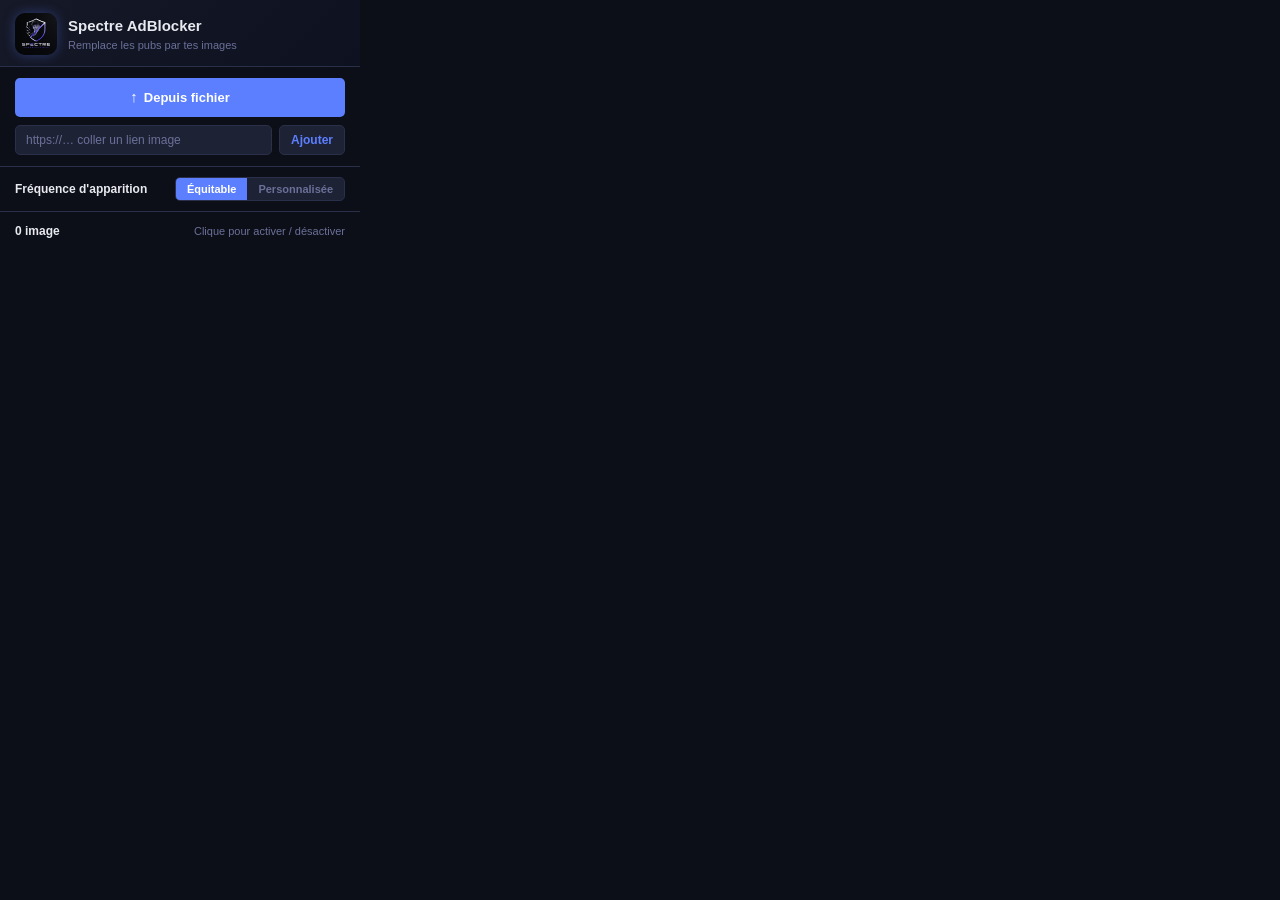
<file: Ad Block/popup/popup.html>
<!DOCTYPE html>
<html lang="fr">
<head>
  <meta charset="UTF-8">
  <meta name="viewport" content="width=device-width, initial-scale=1">
  <title>Spectre AdBlocker</title>
  <link rel="stylesheet" href="popup.css">
</head>
<body>

  <header>
    <div class="logo">
      <img id="logo-icon" src="../images/icon128.png" alt="Spectre">
      <div>
        <h1>Spectre AdBlocker</h1>
        <p class="subtitle">Remplace les pubs par tes images</p>
      </div>
    </div>
  </header>

  <!-- Upload zone -->
  <section class="upload-section">
    <label class="upload-btn" for="upload">
      <span class="icon">↑</span> Depuis fichier
      <input type="file" id="upload" accept="image/*" multiple hidden>
    </label>
    <div class="url-row">
      <input type="url" id="url-input" placeholder="https://… coller un lien image" autocomplete="off">
      <button id="url-add">Ajouter</button>
    </div>
  </section>

  <!-- Frequency mode toggle -->
  <section class="freq-section">
    <div class="freq-header">
      <span class="freq-label">Fréquence d'apparition</span>
      <div class="freq-toggle">
        <button id="mode-fair"   class="mode-btn active">Équitable</button>
        <button id="mode-custom" class="mode-btn">Personnalisée</button>
      </div>
    </div>
  </section>

  <!-- Gallery -->
  <section class="gallery-section">
    <div class="gallery-header">
      <span class="gallery-count" id="gallery-count">0 image</span>
      <span class="gallery-hint" id="gallery-hint">Clique pour activer / désactiver</span>
    </div>
    <div id="gallery"></div>
    <p class="empty-state" id="empty-state" hidden>
      Aucune image. Ajoute-en une ci-dessus !
    </p>
  </section>

  <script src="popup.js"></script>
</body>
</html>
</file>
<file: Site Ad Block/style.css>
/* ─── RESET & CUSTOM PROPERTIES ──────────────────── */
*, *::before, *::after { box-sizing: border-box; margin: 0; padding: 0; }

:root {
  /* Palette */
  --violet:       #7C3AED;
  --violet-mid:   #9333EA;
  --violet-glow:  #9264BF;
  --violet-bright:#A855F7;

  /* Dark mode (default) */
  --bg:           #050816;
  --bg-2:         #0A1220;
  --bg-3:         #101B2E;
  --text:         #FFFFFF;
  --text-muted:   #C7D2E0;   /* WCAG AA on dark: >4.5:1 */
  --text-sub:     #94A3B8;

  /* Component tokens */
  --radius:       16px;
  --radius-sm:    10px;
  --nav-bg:       rgba(15,25,41,0.72);
  --nav-bg-scroll:rgba(5,8,22,0.95);
  --border:       rgba(168,85,247,.14);
  --border-strong:rgba(168,85,247,.35);

  /* Transitions */
  --t-fast:  150ms ease;
  --t-base:  250ms ease;
  --t-slow:  600ms ease;

  /* Animation duration — overridden to 0 for reduced-motion */
  --anim: 1;
}

/* ─── LIGHT MODE (data-theme) ─────────────────────── */
[data-theme="light"] {
  --bg:           #F4F6FB;
  --bg-2:         #FFFFFF;
  --bg-3:         #E8EDF5;
  --text:         #12103A;   /* near-black, >10:1 on white */
  --text-muted:   #3D4A63;   /* WCAG AA on white: 7.5:1 */
  --text-sub:     #5A677D;
  --nav-bg:       rgba(244,246,251,.9);
  --nav-bg-scroll:rgba(244,246,251,.98);
  --border:       rgba(108,33,168,.15);
  --border-strong:rgba(108,33,168,.4);
}

/* ─── BASE ────────────────────────────────────────── */
html { scroll-behavior: smooth; }

body {
  background: var(--bg);
  color: var(--text);
  font-family: 'Inter', system-ui, sans-serif;
  overflow-x: hidden;
  line-height: 1.6;
  -webkit-font-smoothing: antialiased;
}

/* Skip-to-content link (accessibility) */
.skip-link {
  position: absolute; top: -100%; left: 0;
  background: var(--violet); color: #fff;
  padding: 12px 20px; font-weight: 600;
  border-radius: 0 0 8px 0; z-index: 9999;
  transition: top var(--t-fast);
  text-decoration: none;
}
.skip-link:focus { top: 0; }

/* ─── FOCUS VISIBLE ───────────────────────────────── */
:focus-visible {
  outline: 3px solid var(--violet-bright);
  outline-offset: 3px;
  border-radius: 4px;
}
:focus:not(:focus-visible) { outline: none; }

/* ─── NAV ─────────────────────────────────────────── */
nav {
  position: fixed; top: 0; left: 0; right: 0; z-index: 100;
  display: flex; align-items: center; justify-content: space-between;
  padding: 18px 60px;
  background: var(--nav-bg);
  backdrop-filter: blur(14px);
  -webkit-backdrop-filter: blur(14px);
  border-bottom: 1px solid var(--border);
  transition: padding var(--t-base), background var(--t-base);
  contain: layout style;
}
nav.scrolled {
  padding: 10px 60px;
  background: var(--nav-bg-scroll);
  box-shadow: 0 1px 0 var(--border);
}
.nav-logo {
  font-family: 'Space Grotesk', sans-serif;
  font-size: 22px; font-weight: 700; letter-spacing: -0.5px;
  background: linear-gradient(135deg, var(--text) 0%, var(--violet-glow) 100%);
  -webkit-background-clip: text; -webkit-text-fill-color: transparent;
  background-clip: text;
  text-decoration: none; flex-shrink: 0;
}
.nav-logo span { color: var(--violet-glow); -webkit-text-fill-color: var(--violet-glow); }

.nav-links { display: flex; gap: 32px; list-style: none; }
.nav-links a {
  font-size: 14px; color: var(--text-muted); text-decoration: none;
  letter-spacing: 0.2px; transition: color var(--t-fast);
  position: relative; padding-bottom: 2px;
}
.nav-links a::after {
  content: ''; position: absolute; left: 0; bottom: -2px;
  width: 0; height: 2px; border-radius: 1px;
  background: var(--violet-bright);
  transition: width var(--t-base);
}
.nav-links a:hover,
.nav-links a.nav-active { color: var(--text); }
.nav-links a:hover::after,
.nav-links a.nav-active::after { width: 100%; }

/* "Soutenir" link gets accent color */
.nav-link-support {
  color: #FF7B78 !important;
}
.nav-link-support::after { background: #FF7B78 !important; }
[data-theme="light"] .nav-link-support { color: #C0392B !important; }
[data-theme="light"] .nav-link-support::after { background: #C0392B !important; }

.nav-right { display: flex; align-items: center; gap: 10px; }

/* Theme toggle */
#themeBtn {
  background: transparent;
  border: 1px solid var(--border-strong);
  color: var(--text-muted);
  border-radius: 8px;
  width: 40px; height: 40px;
  display: flex; align-items: center; justify-content: center;
  cursor: pointer;
  transition: background var(--t-fast), border-color var(--t-fast), color var(--t-fast);
  flex-shrink: 0;
}
#themeBtn:hover {
  background: rgba(168,85,247,.15);
  border-color: var(--violet-bright);
  color: var(--text);
}
.icon-moon { display: none; }
[data-theme="light"] .icon-sun  { display: none; }
[data-theme="light"] .icon-moon { display: block; }

.nav-cta {
  background: linear-gradient(135deg, var(--violet) 0%, var(--violet-glow) 100%);
  color: #fff; border: none; border-radius: 8px;
  padding: 10px 20px; font-size: 14px; font-weight: 600;
  cursor: pointer; transition: opacity var(--t-fast), transform var(--t-fast);
  font-family: 'Inter', sans-serif;
  white-space: nowrap;
}
.nav-cta:hover { opacity: .88; transform: translateY(-1px); }

/* Burger (mobile) */
.nav-burger {
  display: none; flex-direction: column; justify-content: center;
  gap: 5px; width: 40px; height: 40px;
  background: transparent; border: 1px solid var(--border-strong);
  border-radius: 8px; cursor: pointer; padding: 8px;
}
.nav-burger span {
  display: block; height: 2px; width: 100%;
  background: var(--text-muted); border-radius: 2px;
  transition: transform var(--t-base), opacity var(--t-base);
}
.nav-burger[aria-expanded="true"] span:nth-child(1) { transform: translateY(7px) rotate(45deg); }
.nav-burger[aria-expanded="true"] span:nth-child(2) { opacity: 0; }
.nav-burger[aria-expanded="true"] span:nth-child(3) { transform: translateY(-7px) rotate(-45deg); }

/* ─── HERO ────────────────────────────────────────── */
#hero {
  min-height: 100svh;
  display: flex; flex-direction: column; align-items: center; justify-content: center;
  text-align: center; padding: 120px 40px 80px;
  position: relative; overflow: hidden;
}
.hero-bg {
  position: absolute; inset: 0; z-index: 0;
  background:
    radial-gradient(ellipse 80% 60% at 50% -10%, rgba(108,33,168,.4) 0%, transparent 70%),
    radial-gradient(ellipse 50% 40% at 80% 90%, rgba(124,58,237,.18) 0%, transparent 65%),
    var(--bg);
}
[data-theme="light"] .hero-bg {
  background:
    radial-gradient(ellipse 80% 60% at 50% -10%, rgba(168,85,247,.13) 0%, transparent 70%),
    radial-gradient(ellipse 50% 40% at 80% 90%, rgba(124,58,237,.07) 0%, transparent 65%),
    var(--bg);
}
.hero-grid {
  position: absolute; inset: 0; z-index: 0;
  opacity: .05;
  background-image:
    linear-gradient(var(--text-sub) 1px, transparent 1px),
    linear-gradient(90deg, var(--text-sub) 1px, transparent 1px);
  background-size: 60px 60px;
}
[data-theme="light"] .hero-grid { opacity: .025; }

/* Orbs — GPU-composited only, perf-safe */
.orb {
  position: absolute; border-radius: 50%;
  filter: blur(70px);
  will-change: transform;
  animation: drift 10s ease-in-out infinite alternate;
}
.orb-1 { width:280px;height:280px; background:rgba(108,33,168,.22); top:10%;left:5%;   animation-delay:0s; }
.orb-2 { width:180px;height:180px; background:rgba(168,85,247,.13); bottom:20%;right:8%; animation-delay:3s; }
.orb-3 { width:140px;height:140px; background:rgba(124,58,237,.18); top:50%;left:50%;  animation-delay:6s; }
[data-theme="light"] .orb-1 { background:rgba(168,85,247,.08); }
[data-theme="light"] .orb-2 { background:rgba(108,33,168,.05); }
[data-theme="light"] .orb-3 { background:rgba(124,58,237,.06); }

@keyframes drift {
  from { transform: translate(0,0) }
  to   { transform: translate(24px,16px) }
}

.hero-content { position: relative; z-index: 1; max-width: 860px; width: 100%; }

.hero-badge {
  display: inline-flex; align-items: center; gap: 8px;
  background: rgba(168,85,247,.1); border: 1px solid rgba(168,85,247,.28);
  border-radius: 100px; padding: 6px 16px; margin-bottom: 28px;
  font-family: 'JetBrains Mono', monospace; font-size: 12px;
  color: #C4B5FD; letter-spacing: 1px;
}
[data-theme="light"] .hero-badge {
  background: rgba(109,40,217,.07);
  border-color: rgba(109,40,217,.3);
  color: #5B21B6;   /* WCAG AA on white */
}
.badge-dot {
  width:6px; height:6px; border-radius:50%;
  background: var(--violet-glow);
  animation: pulse 2s ease-in-out infinite;
  will-change: opacity, transform;
}
@keyframes pulse { 0%,100%{opacity:1;transform:scale(1)} 50%{opacity:.35;transform:scale(.65)} }

.hero-title {
  font-family: 'Space Grotesk', sans-serif;
  font-size: clamp(42px, 7vw, 82px);
  font-weight: 700; line-height: 1.05; letter-spacing: -2px;
  margin-bottom: 24px;
}
.hero-title .line-ghost {
  display: block; color: transparent;
  -webkit-text-stroke: 1px rgba(168,85,247,.4);
}
[data-theme="light"] .hero-title .line-ghost {
  -webkit-text-stroke: 1px rgba(108,33,168,.35);
}
.hero-title .line-bright {
  display: block;
  background: linear-gradient(90deg, var(--text) 0%, var(--violet-glow) 60%, var(--violet-mid) 100%);
  -webkit-background-clip: text; -webkit-text-fill-color: transparent;
  background-clip: text;
}

.hero-sub {
  font-size: 18px; color: var(--text-muted); max-width: 580px;
  margin: 0 auto 36px; line-height: 1.7; font-weight: 300;
}
.hero-sub strong { color: var(--text); font-weight: 500; }

/* Stats */
.hero-stats {
  display: flex; align-items: center; justify-content: center;
  margin-bottom: 44px;
  background: rgba(168,85,247,.05);
  border: 1px solid var(--border);
  border-radius: 14px; padding: 20px 36px;
  width: fit-content; margin-inline: auto;
  list-style: none;
}
[data-theme="light"] .hero-stats {
  background: rgba(168,85,247,.04);
  border-color: rgba(108,33,168,.18);
}
.stat-item {
  display: flex; flex-direction: column; align-items: center;
  padding: 0 28px; gap: 2px;
}
.stat-value { line-height: 1; }
.stat-num {
  font-family: 'Space Grotesk', sans-serif;
  font-size: 30px; font-weight: 700;
  background: linear-gradient(135deg, var(--text) 0%, var(--violet-glow) 100%);
  -webkit-background-clip: text; -webkit-text-fill-color: transparent;
  background-clip: text;
}
.stat-unit {
  font-family: 'Space Grotesk', sans-serif;
  font-size: 18px; font-weight: 700;
  color: var(--violet-glow); -webkit-text-fill-color: var(--violet-glow);
  margin-left: 1px;
}
.stat-label {
  font-family: 'JetBrains Mono', monospace;
  font-size: 10px; color: var(--text-sub);
  letter-spacing: 0.5px; text-transform: uppercase; margin-top: 4px;
}
[data-theme="light"] .stat-label { color: var(--text-muted); }
.stat-divider { width:1px; height:40px; background: var(--border); }

.hero-actions { display: flex; gap: 14px; justify-content: center; flex-wrap: wrap; margin-bottom: 60px; }

.btn-primary {
  display: inline-flex; align-items: center; gap: 8px;
  background: linear-gradient(135deg, var(--violet) 0%, var(--violet-glow) 100%);
  color: #fff; border: none; border-radius: 10px;
  padding: 15px 30px; font-size: 15px; font-weight: 600;
  cursor: pointer; transition: transform var(--t-fast), box-shadow var(--t-base);
  font-family: 'Space Grotesk', sans-serif; letter-spacing: -.2px;
  box-shadow: 0 0 28px rgba(168,85,247,.3);
  text-decoration: none;
}
.btn-primary:hover { transform: translateY(-2px); box-shadow: 0 0 48px rgba(168,85,247,.48); }
.btn-primary.btn-large { font-size: 16px; padding: 18px 40px; }

.btn-ghost {
  background: transparent; color: var(--text);
  border: 1px solid rgba(148,163,184,.3); border-radius: 10px;
  padding: 15px 26px; font-size: 15px; font-weight: 500;
  cursor: pointer; transition: border-color var(--t-fast), color var(--t-fast);
  font-family: 'Space Grotesk', sans-serif;
  text-decoration: none; display: inline-flex; align-items: center;
}
.btn-ghost:hover { border-color: var(--violet-bright); color: var(--violet-bright); }
[data-theme="light"] .btn-ghost {
  color: var(--text);
  border-color: rgba(108,33,168,.28);
}
[data-theme="light"] .btn-ghost:hover {
  border-color: var(--violet-glow);
  color: var(--violet-glow);
}

/* Hero visual */
.hero-visual {
  position: relative; display: inline-block;
  border-radius: 20px; overflow: hidden;
  border: 1px solid rgba(168,85,247,.22);
  box-shadow: 0 0 70px rgba(108,33,168,.25), 0 0 0 1px rgba(168,85,247,.07);
  max-width: 520px; width: 100%;
}
.scan-line {
  position: absolute; top: 0; left: 0; right: 0; height: 2px;
  background: linear-gradient(90deg, transparent, var(--violet-glow), transparent);
  animation: scan 3s linear infinite;
  will-change: transform;
  z-index: 2;
}
@keyframes scan { from{top:0} to{top:100%} }

/* ─── SECTION BASE ────────────────────────────────── */
section { padding: 100px 40px; max-width: 1200px; margin: 0 auto; }
.section-label {
  font-family: 'JetBrains Mono', monospace; font-size: 11px;
  letter-spacing: 2px; color: var(--violet-bright); text-transform: uppercase;
  margin-bottom: 14px;
}
[data-theme="light"] .section-label { color: #5B21B6; }
.section-title {
  font-family: 'Space Grotesk', sans-serif;
  font-size: clamp(30px, 4vw, 50px); font-weight: 700;
  letter-spacing: -1.5px; line-height: 1.1; margin-bottom: 16px;
  color: var(--text);
}
.section-sub {
  font-size: 17px; color: var(--text-muted); max-width: 560px; line-height: 1.7;
}

/* ─── HOW IT WORKS ────────────────────────────────── */
#how { background: var(--bg); }
.steps-row {
  display: grid; grid-template-columns: repeat(3,1fr);
  gap: 2px; margin-top: 60px;
  border: 1px solid var(--border); border-radius: 20px; overflow: hidden;
  list-style: none;
}
.step {
  background: var(--bg-2); padding: 42px 34px;
  transition: background var(--t-base);
}
.step:hover { background: var(--bg-3); }
.step-num {
  font-family: 'JetBrains Mono', monospace; font-size: 11px;
  color: #D4A8FF; letter-spacing: 2px; margin-bottom: 22px; opacity: .7;
}
[data-theme="light"] .step-num { color: #5B21B6; opacity: .8; }
.step-icon {
  width: 50px; height: 50px; border-radius: 13px; margin-bottom: 22px;
  background: linear-gradient(135deg, rgba(108,33,168,.35) 0%, rgba(168,85,247,.12) 100%);
  border: 1px solid rgba(168,85,247,.2);
  display: flex; align-items: center; justify-content: center;
}
.step h3 {
  font-family: 'Space Grotesk', sans-serif; font-size: 19px; font-weight: 600;
  margin-bottom: 10px; letter-spacing: -.4px; color: var(--text);
}
.step p { color: var(--text-muted); font-size: 15px; line-height: 1.65; }

/* ─── TRANSFORM DEMO ──────────────────────────────── */
#demo-section {
  text-align: center;
  padding: 0 40px 80px; max-width: 1200px; margin: 0 auto;
}
.transform-demo {
  display: grid; grid-template-columns: 1fr auto 1fr;
  align-items: center; gap: 28px; margin-top: 60px; max-width: 860px; margin-inline: auto;
}
.demo-card {
  border-radius: 14px; overflow: hidden;
  border: 1px solid var(--border);
}
.demo-label {
  padding: 10px 16px;
  font-family: 'JetBrains Mono', monospace; font-size: 11px; letter-spacing: 1px;
  display: flex; align-items: center; gap: 8px;
}
.demo-label.bad {
  background: rgba(239,68,68,.08); color: #F87171;
  border-bottom: 1px solid rgba(239,68,68,.14);
}
.demo-label.good {
  background: rgba(168,85,247,.08); color: #C4B5FD;
  border-bottom: 1px solid rgba(168,85,247,.14);
}
[data-theme="light"] .demo-label.bad  { background: rgba(239,68,68,.06); color: #991B1B; border-bottom-color: rgba(239,68,68,.2); }
[data-theme="light"] .demo-label.good { background: rgba(109,40,217,.07); color: #4C1D95; border-bottom-color: rgba(109,40,217,.14); }
.demo-body-bad {
  background: var(--bg-2); padding: 26px;
  display: flex; flex-direction: column; gap: 8px;
}
.ad-placeholder {
  background: rgba(190,20,20,.09); border: 1px dashed rgba(239,68,68,.2);
  border-radius: 8px; padding: 22px; text-align: center;
  color: #F87171; font-family: 'JetBrains Mono', monospace; font-size: 11px;
  line-height: 1.8;
}
[data-theme="light"] .ad-placeholder { background: rgba(239,68,68,.05); color: #991B1B; }
.ad-placeholder span { opacity: .5; }
.page-line { height: 8px; border-radius: 4px; background: rgba(148,163,184,.08); }
[data-theme="light"] .page-line { background: rgba(71,85,105,.1); }
.demo-body-good {
  background: var(--bg-2); padding: 26px;
  display: flex; flex-direction: column; gap: 8px;
}
.spectre-fill {
  background: linear-gradient(135deg, rgba(108,33,168,.28) 0%, rgba(168,85,247,.18) 100%);
  border: 1px solid rgba(168,85,247,.24);
  border-radius: 8px; padding: 22px; text-align: center;
  color: #C4B5FD; font-family: 'JetBrains Mono', monospace; font-size: 11px;
}
[data-theme="light"] .spectre-fill { color: #4C1D95; }
.spectre-fill-icon { font-size: 26px; margin-bottom: 6px; }
.arrow-transform {
  display: flex; flex-direction: column; align-items: center; gap: 6px;
  color: var(--violet-glow);
}
.arrow-transform svg {
  animation: arrowPulse 1.8s ease-in-out infinite;
  will-change: opacity, transform;
}
@keyframes arrowPulse {
  0%,100%{opacity:.45;transform:translateX(-4px)}
  50%{opacity:1;transform:translateX(4px)}
}
.arrow-label {
  font-family: 'JetBrains Mono', monospace; font-size: 10px;
  color: var(--text-sub); letter-spacing: 1px;
}

/* ─── FEATURES ────────────────────────────────────── */
#features { border-top: 1px solid rgba(148,163,184,.07); }
.features-header { display: grid; grid-template-columns: 1fr 1fr; gap: 80px; align-items: center; margin-bottom: 64px; }
.feat-grid { display: grid; grid-template-columns: 1fr 1fr; gap: 14px; }
.feat-card {
  background: var(--bg-2); border: 1px solid var(--border);
  border-radius: var(--radius); padding: 30px;
  transition: border-color var(--t-base), transform var(--t-base), box-shadow var(--t-base);
}
.feat-card:hover {
  border-color: var(--border-strong);
  transform: translateY(-3px);
  box-shadow: 0 8px 32px rgba(108,33,168,.1);
}
.feat-icon {
  width: 44px; height: 44px; border-radius: 12px; margin-bottom: 18px;
  background: linear-gradient(135deg, rgba(108,33,168,.45) 0%, rgba(168,85,247,.18) 100%);
  display: flex; align-items: center; justify-content: center;
  font-size: 20px;
}
.feat-card h3 {
  font-family: 'Space Grotesk', sans-serif; font-size: 17px; font-weight: 600;
  margin-bottom: 8px; letter-spacing: -.3px; color: var(--text);
}
.feat-card p { color: var(--text-muted); font-size: 14px; line-height: 1.65; }

/* ─── UPCOMING ────────────────────────────────────── */
#upcoming {
  max-width: 1200px; margin: 0 auto; padding: 0 40px 100px;
}
.upcoming-card {
  background: linear-gradient(135deg, var(--bg-2) 0%, rgba(108,33,168,.1) 100%);
  border: 1px solid var(--border); border-radius: 22px;
  padding: 60px; display: grid; grid-template-columns: 1fr 1fr; gap: 56px;
  align-items: center; position: relative; overflow: hidden;
}
.upcoming-card::before {
  content: ''; position: absolute; right: -40px; top: -40px;
  width: 280px; height: 280px; border-radius: 50%;
  background: radial-gradient(circle, rgba(168,85,247,.12) 0%, transparent 70%);
  pointer-events: none;
}
.tag-coming {
  display: inline-block; margin-bottom: 18px;
  background: rgba(168,85,247,.12); border: 1px solid rgba(168,85,247,.28);
  border-radius: 100px; padding: 5px 14px;
  font-family: 'JetBrains Mono', monospace; font-size: 11px;
  color: var(--violet-bright); letter-spacing: 1.5px;
}
[data-theme="light"] .tag-coming { color: #5B21B6; background: rgba(109,40,217,.07); border-color: rgba(109,40,217,.25); }
.upcoming-text { display: flex; flex-direction: column; }
.upcoming-card h2 {
  font-family: 'Space Grotesk', sans-serif;
  font-size: 34px; font-weight: 700; letter-spacing: -1px; margin-bottom: 14px;
  color: var(--text);
}
.upcoming-card p { color: var(--text-muted); font-size: 16px; line-height: 1.7; }
.mock-gallery { display: grid; grid-template-columns: 1fr 1fr; gap: 10px; }
.mock-thumb {
  border-radius: 12px; aspect-ratio: 1;
  display: flex; align-items: center; justify-content: center;
  font-size: 26px; border: 1px solid var(--border);
}
.mock-thumb:nth-child(1) { background: rgba(108,33,168,.22); }
.mock-thumb:nth-child(2) { background: rgba(124,58,237,.13); }
.mock-thumb:nth-child(3) { background: rgba(30,45,69,.75); }
[data-theme="light"] .mock-thumb:nth-child(3) { background: #E2E8F0; }
.mock-thumb.add-thumb {
  background: linear-gradient(135deg,rgba(108,33,168,.18),rgba(168,85,247,.12));
  border: 2px dashed rgba(168,85,247,.3);
  font-size: 13px; font-family: 'Space Grotesk', sans-serif;
  font-weight: 600; color: var(--violet-bright);
}

/* ─── CTA FINAL ───────────────────────────────────── */
#cta-final {
  text-align: center; padding: 80px 40px 100px;
  max-width: 760px; margin: 0 auto;
}
#cta-final h2 {
  font-family: 'Space Grotesk', sans-serif;
  font-size: clamp(34px, 5vw, 58px); font-weight: 700;
  letter-spacing: -1.5px; margin-bottom: 20px; line-height: 1.1;
  color: var(--text);
}
#cta-final p { color: var(--text-muted); font-size: 18px; margin-bottom: 40px; }

/* ─── FOOTER ──────────────────────────────────────── */
footer {
  border-top: 1px solid rgba(148,163,184,.07);
  padding: 30px 60px;
  display: flex; justify-content: space-between; align-items: center;
  background: var(--bg);
}
[data-theme="light"] footer { background: #ECF0F8; border-top-color: rgba(108,33,168,.1); }
footer p { font-size: 13px; color: var(--text-sub); }
.footer-logo {
  font-family: 'Space Grotesk', sans-serif; font-weight: 700; font-size: 18px;
  background: linear-gradient(135deg, var(--text) 0%, var(--violet-glow) 100%);
  -webkit-background-clip: text; -webkit-text-fill-color: transparent;
  background-clip: text;
}
.footer-version {
  font-family: 'JetBrains Mono', monospace; font-size: 11px;
  opacity: .35; color: var(--text-sub); -webkit-text-fill-color: unset;
}

/* ─── REVEAL ANIMATION ────────────────────────────── */
.reveal { opacity: 0; transform: translateY(24px); transition: opacity .6s ease, transform .6s ease; }
.reveal.visible { opacity: 1; transform: none; }

/* ─── INSTALLATION ────────────────────────────────── */
#installation {
  max-width: 1200px; margin: 0 auto; padding: 100px 40px;
}
.install-steps {
  margin-top: 60px;
  display: flex; flex-direction: column; gap: 0;
  list-style: none; padding: 0;
}
.install-step {
  display: grid;
  grid-template-columns: 64px 1fr;
  gap: 0 26px;
}
.install-marker {
  display: flex; flex-direction: column; align-items: center;
}
.install-num {
  width: 44px; height: 44px; border-radius: 12px; flex-shrink: 0;
  background: linear-gradient(135deg, rgba(108,33,168,.45) 0%, rgba(168,85,247,.22) 100%);
  border: 1px solid rgba(168,85,247,.32);
  display: flex; align-items: center; justify-content: center;
  font-family: 'JetBrains Mono', monospace; font-size: 13px; font-weight: 500;
  color: #D4A8FF;
}
[data-theme="light"] .install-num {
  color: #5B21B6;
  background: linear-gradient(135deg, rgba(109,40,217,.12) 0%, rgba(168,85,247,.07) 100%);
  border-color: rgba(109,40,217,.3);
}
.install-line {
  width: 2px; flex: 1; min-height: 32px;
  background: linear-gradient(to bottom, rgba(168,85,247,.35), rgba(168,85,247,.04));
  margin: 8px 0;
}
.install-line-hidden { opacity: 0; }
.install-content { padding-bottom: 46px; }
.install-icon { font-size: 26px; margin-bottom: 10px; line-height: 1; }
.install-content h3 {
  font-family: 'Space Grotesk', sans-serif; font-size: 21px; font-weight: 600;
  letter-spacing: -.4px; margin-bottom: 8px; color: var(--text);
}
.install-content p { color: var(--text-muted); font-size: 15px; line-height: 1.7; max-width: 600px; }
.install-content strong { color: var(--text); font-weight: 600; }
.install-checklist {
  display: flex; flex-direction: column; gap: 10px;
  margin-top: 18px; padding: 18px 22px;
  background: var(--bg-2);
  border: 1px solid var(--border);
  border-radius: 12px; max-width: 560px;
  list-style: none;
}
.install-check {
  display: flex; align-items: flex-start; gap: 10px;
  font-size: 14px; color: var(--text-muted); line-height: 1.55;
}
.install-check strong { color: var(--text); }
.check-icon { color: #C4B5FD; font-size: 10px; margin-top: 4px; flex-shrink: 0; }
[data-theme="light"] .check-icon { color: #5B21B6; }
.install-success {
  display: inline-flex; align-items: center; gap: 10px;
  margin-top: 18px; padding: 12px 18px;
  background: rgba(168,85,247,.07);
  border: 1px solid rgba(168,85,247,.18);
  border-radius: 10px;
  font-size: 14px; font-weight: 500; color: #C4B5FD;
}
[data-theme="light"] .install-success {
  background: rgba(109,40,217,.06);
  border-color: rgba(109,40,217,.18);
  color: #5B21B6;
}

/* ─── KO-FI SUPPORT ───────────────────────────────── */
#support {
  max-width: 1200px; margin: 0 auto; padding: 0 40px 100px;
}
.support-card {
  background: linear-gradient(135deg, var(--bg-2) 0%, rgba(255,94,91,.05) 100%);
  border: 1px solid rgba(255,94,91,.18);
  border-radius: 22px; padding: 60px;
  display: grid; grid-template-columns: 1fr 1fr;
  gap: 56px; align-items: center;
  position: relative; overflow: hidden;
}
[data-theme="light"] .support-card {
  background: linear-gradient(135deg, #FFFFFF 0%, rgba(255,94,91,.03) 100%);
  border-color: rgba(255,94,91,.22);
}
.support-card::before {
  content: ''; position: absolute; right: -60px; bottom: -60px;
  width: 320px; height: 320px; border-radius: 50%;
  background: radial-gradient(circle, rgba(255,94,91,.08) 0%, transparent 70%);
  pointer-events: none;
}
.support-kofi-badge {
  display: inline-flex; align-items: center; gap: 8px;
  background: rgba(255,94,91,.09); border: 1px solid rgba(255,94,91,.28);
  border-radius: 100px; padding: 5px 14px; margin-bottom: 18px;
  font-family: 'JetBrains Mono', monospace; font-size: 11px;
  color: #FF7B78; letter-spacing: 1.5px;
}
[data-theme="light"] .support-kofi-badge { color: #B91C1C; }
.support-left h2 {
  font-family: 'Space Grotesk', sans-serif;
  font-size: 34px; font-weight: 700; letter-spacing: -1px;
  margin-bottom: 14px; line-height: 1.15; color: var(--text);
}
.support-left p {
  color: var(--text-muted); font-size: 16px; line-height: 1.7;
  margin-bottom: 26px; max-width: 460px;
}
.support-perks {
  display: flex; flex-direction: column; gap: 10px;
  margin-bottom: 30px; list-style: none; padding: 0;
}
.support-perk {
  display: flex; align-items: center; gap: 12px;
  font-size: 14px; color: var(--text-muted);
}
.perk-icon { font-size: 16px; flex-shrink: 0; }
.kofi-btn {
  display: inline-flex; align-items: center; gap: 10px;
  background: linear-gradient(135deg, #FF5E5B 0%, #FF8A7A 100%);
  color: #fff; text-decoration: none;
  border-radius: 10px; padding: 14px 26px;
  font-family: 'Space Grotesk', sans-serif;
  font-size: 15px; font-weight: 600;
  box-shadow: 0 0 28px rgba(255,94,91,.25);
  transition: transform var(--t-fast), box-shadow var(--t-base);
}
.kofi-btn:hover { transform: translateY(-2px); box-shadow: 0 0 48px rgba(255,94,91,.45); }

/* Ko-fi mockup */
.support-right { display: flex; align-items: center; justify-content: center; }
.kofi-mockup {
  background: var(--bg-2);
  border: 1px solid rgba(255,94,91,.18);
  border-radius: 14px; overflow: hidden;
  box-shadow: 0 16px 50px rgba(0,0,0,.2);
  width: 100%; max-width: 360px;
}
[data-theme="light"] .kofi-mockup { box-shadow: 0 8px 32px rgba(0,0,0,.08); }
.kofi-top {
  background: var(--bg-3);
  padding: 10px 14px;
  display: flex; align-items: center; gap: 6px;
}
.kofi-dot { width:10px; height:10px; border-radius:50%; flex-shrink: 0; }
.kofi-url {
  font-family: 'JetBrains Mono', monospace; font-size: 10px;
  color: var(--text-sub); margin-left: 8px; opacity: .65;
}
.kofi-body {
  padding: 26px 22px;
  display: flex; flex-direction: column; align-items: center;
  text-align: center; gap: 8px;
}
.kofi-avatar { font-size: 38px; }
.kofi-name {
  font-family: 'Space Grotesk', sans-serif;
  font-size: 16px; font-weight: 700; color: var(--text);
}
.kofi-desc { font-size: 12px; color: var(--text-muted); margin-bottom: 4px; }
.kofi-amounts { display: flex; gap: 8px; margin: 8px 0; }
.kofi-amount {
  background: var(--bg-3); border: 1px solid rgba(255,94,91,.18);
  border-radius: 8px; padding: 7px 12px;
  font-size: 12px; font-family: 'JetBrains Mono', monospace;
  color: var(--text-muted); cursor: pointer;
  transition: all var(--t-fast);
}
.kofi-amount:hover {
  background: rgba(255,94,91,.09);
  border-color: rgba(255,94,91,.38);
  color: #FF7B78;
}
[data-theme="light"] .kofi-amount:hover { color: #B91C1C; }
.kofi-amount.active {
  background: rgba(255,94,91,.13);
  border-color: rgba(255,94,91,.48);
  color: #FF7B78;
}
[data-theme="light"] .kofi-amount.active { color: #B91C1C; }
a.kofi-support-btn {
  display: block; text-decoration: none; text-align: center;
  background: linear-gradient(135deg, #FF5E5B, #FF8A7A);
  color: #fff; border-radius: 8px;
  padding: 10px 24px; font-size: 14px; font-weight: 600;
  font-family: 'Space Grotesk', sans-serif;
  margin-top: 6px;
  transition: opacity var(--t-fast);
}
a.kofi-support-btn:hover { opacity: .88; }

/* inline code */
code {
  font-family: 'JetBrains Mono', monospace; font-size: 12px;
  background: rgba(168,85,247,.1);
  border: 1px solid rgba(168,85,247,.18);
  border-radius: 4px; padding: 2px 6px;
  color: #C4B5FD;
}
[data-theme="light"] code {
  background: rgba(109,40,217,.07);
  border-color: rgba(109,40,217,.18);
  color: #4C1D95;
}

/* ─── RESPONSIVE ──────────────────────────────────── */
@media (max-width: 900px) {
  nav { padding: 14px 20px; }
  nav.scrolled { padding: 10px 20px; }
  .nav-links { display: none; flex-direction: column; gap: 4px; }
  .nav-links.open {
    display: flex; position: absolute; top: 100%; left: 0; right: 0;
    background: var(--nav-bg-scroll);
    backdrop-filter: blur(14px); -webkit-backdrop-filter: blur(14px);
    border-bottom: 1px solid var(--border);
    padding: 12px 20px 20px;
  }
  .nav-links.open a { padding: 10px 4px; font-size: 15px; }
  .nav-burger { display: flex; }
  section { padding: 70px 22px; }
  #demo-section, #upcoming, #cta-final { padding-left: 22px; padding-right: 22px; }
  #support { padding: 0 22px 80px; }
  #installation { padding: 70px 22px; }
  .steps-row { grid-template-columns: 1fr; }
  .step:not(:last-child) { border-bottom: 1px solid var(--border); }
  .features-header { grid-template-columns: 1fr; gap: 36px; }
  .feat-grid { grid-template-columns: 1fr; }
  .upcoming-card { grid-template-columns: 1fr; padding: 36px 26px; gap: 36px; }
  .transform-demo { grid-template-columns: 1fr; gap: 14px; }
  .arrow-transform svg { transform: rotate(90deg); }
  .arrow-transform { flex-direction: row; justify-content: center; }
  footer { flex-direction: column; gap: 10px; text-align: center; padding: 22px; }
  .install-step { grid-template-columns: 46px 1fr; gap: 0 14px; }
  .hero-stats {
    flex-direction: column; gap: 14px;
    padding: 18px 26px; width: 100%;
  }
  .stat-divider { width: 60px; height: 1px; }
  .stat-item { padding: 0; }
  .support-card { grid-template-columns: 1fr; padding: 36px 24px; gap: 36px; }
  .support-left h2 { font-size: 26px; }
}

@media (max-width: 480px) {
  .hero-actions { flex-direction: column; align-items: stretch; }
  .btn-primary, .btn-ghost { width: 100%; justify-content: center; }
  .hero-title { letter-spacing: -1px; }
  .nav-cta { display: none; }
}

/* ─── REDUCED MOTION ──────────────────────────────── */
@media (prefers-reduced-motion: reduce) {
  *, *::before, *::after {
    animation-duration: 1ms !important;
    animation-iteration-count: 1 !important;
    transition-duration: 1ms !important;
  }
  .reveal { transition: none; opacity: 1; transform: none; }
}
</file>
<file: style.css>
*{
    margin:0;
    padding:0;
    box-sizing:border-box;
}

body{
    background:#f4f4f4;
}

header{
    background:#c00000;
    color:white;
    padding:20px;
}

header h1{
    font-size:3rem;
}

nav ul{
    display:flex;
    list-style:none;
    gap:20px;
    margin-top:15px;
}

nav a{
    color:white;
    text-decoration:none;
    font-weight:bold;
}

main{
    max-width:1200px;
    margin:auto;
    padding:20px;
}

h2{
    margin-bottom:20px;
}

p {
    justify-content: center;
    text-align: justify;
    line-height:1.6;
    margin-bottom:15px;
}

.article{
    display:flex;
    gap:25px;

    background:white;
    border-radius:15px;
    padding:20px;
    margin-bottom:30px;

    box-shadow:0 5px 15px rgba(0,0,0,0.15);
}

.article:hover{
    box-shadow:0 10px 20px rgba(0,0,0,0.25);
    transform:translateY(-5px);
    transition:all 0.3s ease;
}

.article img{
    width:550px;
    height:412px;
    object-fit:cover;
    border-radius:10px;
}

.article-content{
    flex:1;

    display:flex;
    flex-direction:column;
    justify-content:center;
}

.article h3{
    color:#c00000;
    margin-bottom:15px;
}
</file>
<file: Ad Block/popup/popup.css>
*, *::before, *::after { box-sizing: border-box; margin: 0; padding: 0; }

:root {
  --bg:       #0d0f18;
  --surface:  #161927;
  --surface2: #1e2235;
  --border:   #2a2f4a;
  --accent:   #5b7fff;
  --accent-h: #7b97ff;
  --danger:   #ff5c5c;
  --success:  #4cde8a;
  --text:     #e8eaf0;
  --muted:    #6b7099;
  --r:        8px;
  --rs:       5px;
}

body {
  width: 360px;
  background: var(--bg);
  color: var(--text);
  font-family: -apple-system, BlinkMacSystemFont, "Segoe UI", sans-serif;
  font-size: 13px;
  line-height: 1.5;
  padding-bottom: 14px;
}

/* ── Header ── */
header {
  padding: 13px 15px 11px;
  border-bottom: 1px solid var(--border);
  background: linear-gradient(135deg, #161927 0%, #0d1120 100%);
}
.logo { display: flex; align-items: center; gap: 11px; }
#logo-icon {
  width: 42px; height: 42px;
  border-radius: 10px;
  object-fit: cover;
  flex-shrink: 0;
  box-shadow: 0 0 12px rgba(91,127,255,0.35);
}
h1 { font-size: 15px; font-weight: 700; color: var(--text); }
.subtitle { font-size: 11px; color: var(--muted); }

/* ── Upload section ── */
.upload-section {
  padding: 11px 15px;
  border-bottom: 1px solid var(--border);
  display: flex;
  flex-direction: column;
  gap: 8px;
}
.upload-btn {
  display: flex; align-items: center; justify-content: center; gap: 6px;
  padding: 8px 14px;
  background: var(--accent);
  color: #fff; font-size: 13px; font-weight: 600;
  border-radius: var(--rs); cursor: pointer;
  transition: background 0.15s; user-select: none;
}
.upload-btn:hover { background: var(--accent-h); }
.upload-btn .icon { font-size: 15px; }

.url-row { display: flex; gap: 7px; }
#url-input {
  flex: 1;
  background: var(--surface2);
  border: 1px solid var(--border);
  border-radius: var(--rs);
  color: var(--text);
  font-size: 12px;
  padding: 7px 10px;
  outline: none;
  transition: border-color 0.15s;
}
#url-input:focus { border-color: var(--accent); }
#url-input::placeholder { color: var(--muted); }
#url-add {
  background: var(--surface2);
  border: 1px solid var(--border);
  border-radius: var(--rs);
  color: var(--accent);
  font-size: 12px; font-weight: 600;
  padding: 7px 11px; cursor: pointer;
  transition: background 0.15s, border-color 0.15s;
  white-space: nowrap;
}
#url-add:hover { background: var(--surface); border-color: var(--accent); }

/* ── Frequency section ── */
.freq-section {
  padding: 10px 15px;
  border-bottom: 1px solid var(--border);
}
.freq-header {
  display: flex; align-items: center; justify-content: space-between;
}
.freq-label { font-size: 12px; font-weight: 600; color: var(--text); }
.freq-toggle {
  display: flex;
  background: var(--surface2);
  border: 1px solid var(--border);
  border-radius: var(--rs);
  overflow: hidden;
}
.mode-btn {
  background: none; border: none;
  color: var(--muted); font-size: 11px; font-weight: 600;
  padding: 5px 11px; cursor: pointer;
  transition: background 0.15s, color 0.15s;
}
.mode-btn.active {
  background: var(--accent);
  color: #fff;
}

/* ── Gallery section ── */
.gallery-section { padding: 10px 15px 0; }
.gallery-header {
  display: flex; justify-content: space-between; align-items: baseline;
  margin-bottom: 8px;
}
.gallery-count { font-size: 12px; font-weight: 600; }
.gallery-hint  { font-size: 11px; color: var(--muted); }

/* ── Grid ── */
#gallery {
  display: grid;
  grid-template-columns: repeat(3, 1fr);
  gap: 7px;
}

/* ── Image card ── */
.img-card {
  position: relative;
  border-radius: var(--rs);
  overflow: hidden;
  aspect-ratio: 1;
  cursor: pointer;
  outline: 2px solid transparent;
  outline-offset: 2px;
  transition: outline-color 0.15s, opacity 0.15s;
  background: var(--surface2);
}
.img-card img {
  width: 100%; height: 100%;
  object-fit: cover; display: block;
  pointer-events: none;
  transition: filter 0.15s;
}
.img-card.active  { outline-color: var(--accent); }
.img-card.inactive img { filter: grayscale(100%) brightness(0.4); }

/* check badge */
.badge-check {
  position: absolute; top: 4px; left: 4px;
  width: 17px; height: 17px;
  background: var(--accent); border-radius: 50%;
  display: flex; align-items: center; justify-content: center;
  font-size: 9px; color: #fff;
  opacity: 0; transition: opacity 0.15s; pointer-events: none;
}
.img-card.active .badge-check { opacity: 1; }

/* delete button */
.btn-delete {
  position: absolute; top: 4px; right: 4px;
  width: 17px; height: 17px;
  background: var(--danger); border: none; border-radius: 50%;
  color: #fff; font-size: 10px; cursor: pointer;
  display: flex; align-items: center; justify-content: center;
  opacity: 0; transition: opacity 0.15s; z-index: 2;
}
.img-card:hover .btn-delete { opacity: 1; }

/* ── Frequency slider (custom mode) ── */
.freq-bar {
  position: absolute; bottom: 0; left: 0; right: 0;
  background: rgba(0,0,0,0.65);
  padding: 4px 5px 3px;
  display: none;
  flex-direction: column;
  align-items: center;
  gap: 1px;
}
.freq-bar.visible { display: flex; }

.freq-bar input[type=range] {
  width: 100%;
  height: 3px;
  -webkit-appearance: none;
  appearance: none;
  background: var(--border);
  border-radius: 2px;
  outline: none;
  cursor: pointer;
}
.freq-bar input[type=range]::-webkit-slider-thumb {
  -webkit-appearance: none;
  width: 11px; height: 11px;
  border-radius: 50%;
  background: var(--accent);
  cursor: pointer;
}
.freq-stars {
  font-size: 9px;
  color: #ffd700;
  letter-spacing: 1px;
  line-height: 1;
}

/* ── Empty state ── */
.empty-state {
  text-align: center; color: var(--muted);
  padding: 22px 0 10px; font-size: 12px;
}

/* ── URL error ── */
.url-error {
  font-size: 11px; color: var(--danger);
  padding: 0 0 2px;
  display: none;
}
.url-error.visible { display: block; }
</file>
